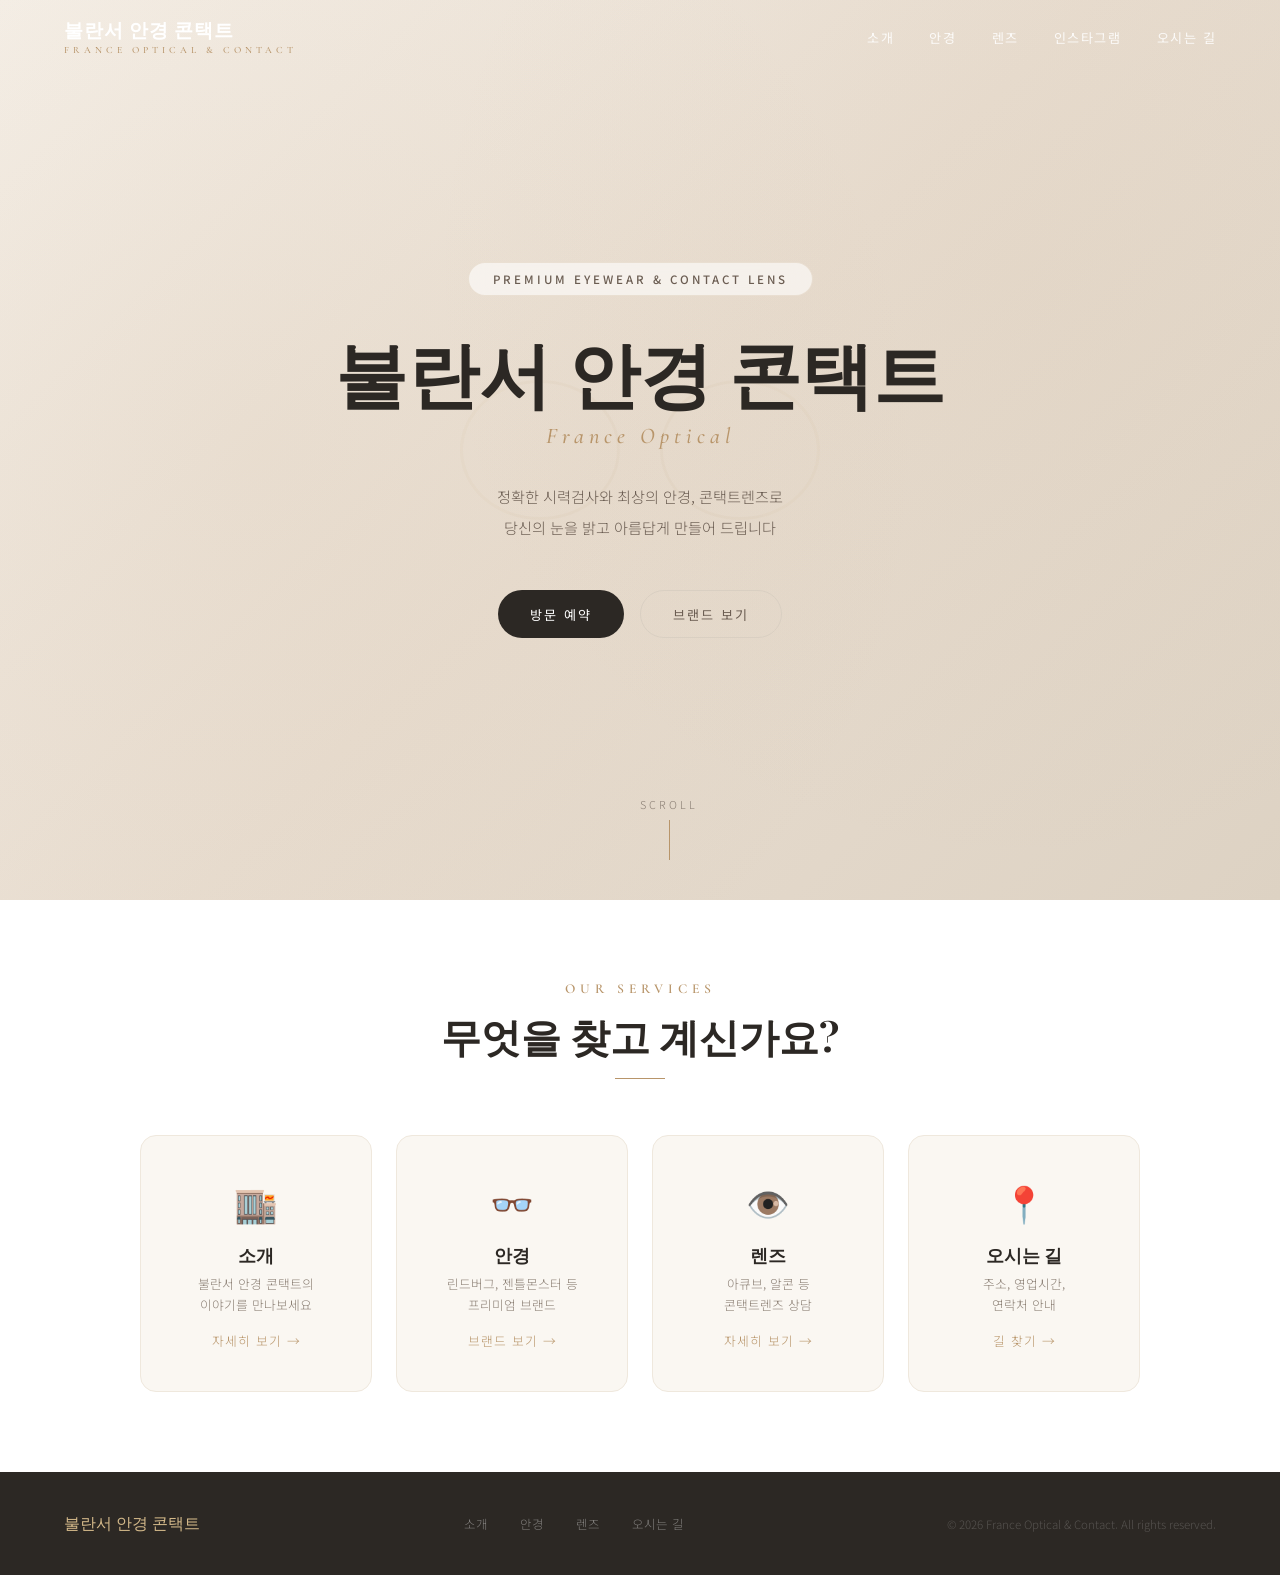
<file: index.html>
<!DOCTYPE html>
<html lang="ko">
<head>
<meta charset="UTF-8">
<meta name="naver-site-verification" content="35573eab2fd7395dd0b798edd6df59d03e51b77e" />
<meta name="viewport" content="width=device-width, initial-scale=1.0">
<meta name="description" content="강릉 안경원 불란서 안경 콘택트 - 린드버그, 젠틀몬스터, 실루엣 등 프리미엄 안경과 아큐브, 알콘 콘택트렌즈. 1986년 창립, 40년 전통의 강릉 금학동 안경 전문점.">
<meta name="keywords" content="강릉안경, 강릉안경원, 강릉콘택트렌즈, 불란서안경, 금학동안경, 강릉젠틀몬스터, 강릉린드버그, 강릉안경추천">
<meta property="og:title" content="불란서 안경 콘택트 | France Optical">
<meta property="og:description" content="강릉 금학동 프리미엄 안경 전문점. 린드버그, 젠틀몬스터 등 명품 안경과 아큐브, 알콘 콘택트렌즈.">
<meta property="og:type" content="website">
<title>불란서 안경 콘택트 | France Optical</title>
<link rel="preconnect" href="https://fonts.googleapis.com">
<link href="https://fonts.googleapis.com/css2?family=Cormorant+Garamond:ital,wght@0,400;0,500;0,600;0,700;1,400&family=Noto+Sans+KR:wght@300;400;500;600;700&family=Playfair+Display:ital,wght@0,400;0,700;1,400&display=swap" rel="stylesheet">
<link rel="stylesheet" href="styles.css">
<style>
/* HOME-SPECIFIC STYLES */
.hero {
  position: relative;
  height: 100vh;
  min-height: 600px;
  display: flex;
  align-items: center;
  justify-content: center;
  overflow: hidden;
  background: linear-gradient(135deg, #f5efe7 0%, #e8ddd0 50%, #ddd2c3 100%);
}

.hero-bg {
  position: absolute; inset: 0;
  background:
    radial-gradient(circle at 20% 50%, rgba(184,149,106,0.08) 0%, transparent 60%),
    radial-gradient(circle at 80% 30%, rgba(184,149,106,0.06) 0%, transparent 50%);
}

.hero-glasses {
  position: absolute;
  top: 50%; left: 50%;
  transform: translate(-50%, -50%);
  width: 400px; height: 200px;
  opacity: 0.05;
}
.hero-glasses::before, .hero-glasses::after {
  content: ''; position: absolute;
  width: 160px; height: 140px;
  border: 3px solid var(--warm-gold);
  border-radius: 50%; top: 30px;
}
.hero-glasses::before { left: 20px; }
.hero-glasses::after { right: 20px; }

.hero-content { text-align: center; position: relative; z-index: 2; padding: 0 2rem; }

.hero-badge {
  display: inline-flex;
  padding: 0.5rem 1.5rem;
  background: rgba(255,255,255,0.6);
  backdrop-filter: blur(10px);
  border-radius: 100px;
  border: 1px solid rgba(184,149,106,0.2);
  margin-bottom: 2rem;
  opacity: 0; animation: fadeUp 0.8s ease 0.3s forwards;
}
.hero-badge span { font-size: 0.72rem; color: var(--brown-soft); letter-spacing: 3px; text-transform: uppercase; font-weight: 500; }

.hero-title {
  font-family: 'Playfair Display', serif;
  font-size: clamp(2.5rem, 6vw, 4.5rem);
  color: var(--charcoal); font-weight: 700; line-height: 1.2;
  margin-bottom: 0.5rem;
  opacity: 0; animation: fadeUp 0.8s ease 0.5s forwards;
}

.hero-title-en {
  font-family: 'Cormorant Garamond', serif;
  font-size: clamp(1rem, 2vw, 1.4rem);
  color: var(--warm-gold); font-weight: 500; font-style: italic;
  letter-spacing: 5px; margin-bottom: 2rem;
  opacity: 0; animation: fadeUp 0.8s ease 0.7s forwards;
}

.hero-desc {
  color: var(--brown-soft); font-size: 0.95rem; line-height: 2;
  max-width: 460px; margin: 0 auto 3rem; font-weight: 300;
  opacity: 0; animation: fadeUp 0.8s ease 0.9s forwards;
}

.hero-actions {
  display: flex; gap: 1rem; justify-content: center; flex-wrap: wrap;
  opacity: 0; animation: fadeUp 0.8s ease 1.1s forwards;
}

.scroll-hint {
  position: absolute; bottom: 2.5rem; left: 50%; transform: translateX(-50%);
  display: flex; flex-direction: column; align-items: center; gap: 0.5rem;
  opacity: 0; animation: fadeUp 0.8s ease 1.3s forwards;
}
.scroll-hint span { font-size: 0.68rem; color: var(--text-light); letter-spacing: 3px; text-transform: uppercase; }
.scroll-line { width: 1px; height: 40px; background: linear-gradient(to bottom, var(--warm-gold), transparent); position: relative; overflow: hidden; }
.scroll-line::after { content: ''; position: absolute; width: 100%; height: 40px; background: var(--warm-gold); animation: scrollAnim 2s ease-in-out infinite; }
@keyframes scrollAnim { 0%{top:-40px} 100%{top:40px} }
@keyframes fadeUp { from{opacity:0;transform:translateY(25px)} to{opacity:1;transform:translateY(0)} }

/* QUICK LINKS */
.quick-links { background: var(--white); }
.quick-grid {
  display: grid; grid-template-columns: repeat(4, 1fr);
  gap: 1.5rem; max-width: 1000px; margin: 0 auto;
}
.quick-card {
  text-align: center; padding: 2.5rem 1.5rem;
  background: var(--cream); border: 1px solid var(--beige);
  border-radius: 16px; transition: all 0.4s;
  text-decoration: none; color: var(--charcoal);
}
.quick-card:hover {
  border-color: var(--gold-pale);
  transform: translateY(-6px);
  box-shadow: 0 12px 35px rgba(0,0,0,0.06);
}
.quick-card .icon { font-size: 2.2rem; margin-bottom: 1rem; }
.quick-card h3 { font-family: 'Playfair Display', serif; font-size: 1.1rem; margin-bottom: 0.4rem; }
.quick-card p { font-size: 0.8rem; color: var(--text-light); line-height: 1.6; }
.quick-card .arrow { display: inline-block; margin-top: 1rem; color: var(--warm-gold); font-size: 0.8rem; letter-spacing: 1px; }

@media (max-width: 900px) {
  .quick-grid { grid-template-columns: repeat(2, 1fr); }
  .hero-actions { flex-direction: column; align-items: center; }
}
</style>
</head>
<body>

<!-- Navigation -->
<nav class="nav transparent" id="nav">
  <a href="index.html" class="nav-logo">
    <span class="nav-logo-main">불란서 안경 콘택트</span>
    <span class="nav-logo-sub">France Optical &amp; Contact</span>
  </a>
  <button class="nav-toggle" id="navToggle" aria-label="메뉴"><span></span><span></span><span></span></button>
  <ul class="nav-links" id="navLinks">
    <li><a href="about.html">소개</a></li>
    <li><a href="glasses.html">안경</a></li>
    <li><a href="lens.html">렌즈</a></li>
    <li><a href="instagram.html">인스타그램</a></li>
    <li><a href="contact.html">오시는 길</a></li>
  </ul>
</nav>

<!-- Hero -->
<section class="hero">
  <div class="hero-bg"></div>
  <div class="hero-glasses"></div>
  <div class="hero-content">
    <div class="hero-badge"><span>Premium Eyewear &amp; Contact Lens</span></div>
    <h1 class="hero-title">불란서 안경 콘택트</h1>
    <p class="hero-title-en">France Optical</p>
    <p class="hero-desc">정확한 시력검사와 최상의 안경, 콘택트렌즈로<br>당신의 눈을 밝고 아름답게 만들어 드립니다</p>
    <div class="hero-actions">
      <a href="contact.html" class="btn btn-primary">방문 예약</a>
      <a href="glasses.html" class="btn btn-outline">브랜드 보기</a>
    </div>
  </div>
  <div class="scroll-hint"><span>Scroll</span><div class="scroll-line"></div></div>
</section>

<!-- Quick Links -->
<section class="quick-links">
  <div class="section-header reveal">
    <p class="section-label">Our Services</p>
    <h2 class="section-title">무엇을 찾고 계신가요?</h2>
    <div class="divider"></div>
  </div>
  <div class="quick-grid">
    <a href="about.html" class="quick-card reveal">
      <div class="icon">🏬</div>
      <h3>소개</h3>
      <p>불란서 안경 콘택트의<br>이야기를 만나보세요</p>
      <span class="arrow">자세히 보기 →</span>
    </a>
    <a href="glasses.html" class="quick-card reveal">
      <div class="icon">👓</div>
      <h3>안경</h3>
      <p>린드버그, 젠틀몬스터 등<br>프리미엄 브랜드</p>
      <span class="arrow">브랜드 보기 →</span>
    </a>
    <a href="lens.html" class="quick-card reveal">
      <div class="icon">👁️</div>
      <h3>렌즈</h3>
      <p>아큐브, 알콘 등<br>콘택트렌즈 상담</p>
      <span class="arrow">자세히 보기 →</span>
    </a>
    <a href="contact.html" class="quick-card reveal">
      <div class="icon">📍</div>
      <h3>오시는 길</h3>
      <p>주소, 영업시간,<br>연락처 안내</p>
      <span class="arrow">길 찾기 →</span>
    </a>
  </div>
</section>

<!-- Footer -->
<footer class="footer">
  <div class="footer-logo">불란서 안경 콘택트</div>
  <div class="footer-links">
    <a href="about.html">소개</a>
    <a href="glasses.html">안경</a>
    <a href="lens.html">렌즈</a>
    <a href="contact.html">오시는 길</a>
  </div>
  <p class="footer-copy">&copy; 2026 France Optical &amp; Contact. All rights reserved.</p>
</footer>

<script>
const nav=document.getElementById('nav'),toggle=document.getElementById('navToggle'),links=document.getElementById('navLinks');
window.addEventListener('scroll',()=>{nav.classList.toggle('scrolled',window.scrollY>80)});
toggle.addEventListener('click',()=>links.classList.toggle('open'));
links.querySelectorAll('a').forEach(a=>a.addEventListener('click',()=>links.classList.remove('open')));
const reveals=document.querySelectorAll('.reveal');
new IntersectionObserver(e=>e.forEach(el=>{if(el.isIntersecting)el.target.classList.add('visible')}),{threshold:0.12}).observe&&reveals.forEach(el=>new IntersectionObserver(e=>e.forEach(el=>{if(el.isIntersecting)el.target.classList.add('visible')}),{threshold:0.12}).observe(el));
</script>
</body>
</html>
</file>
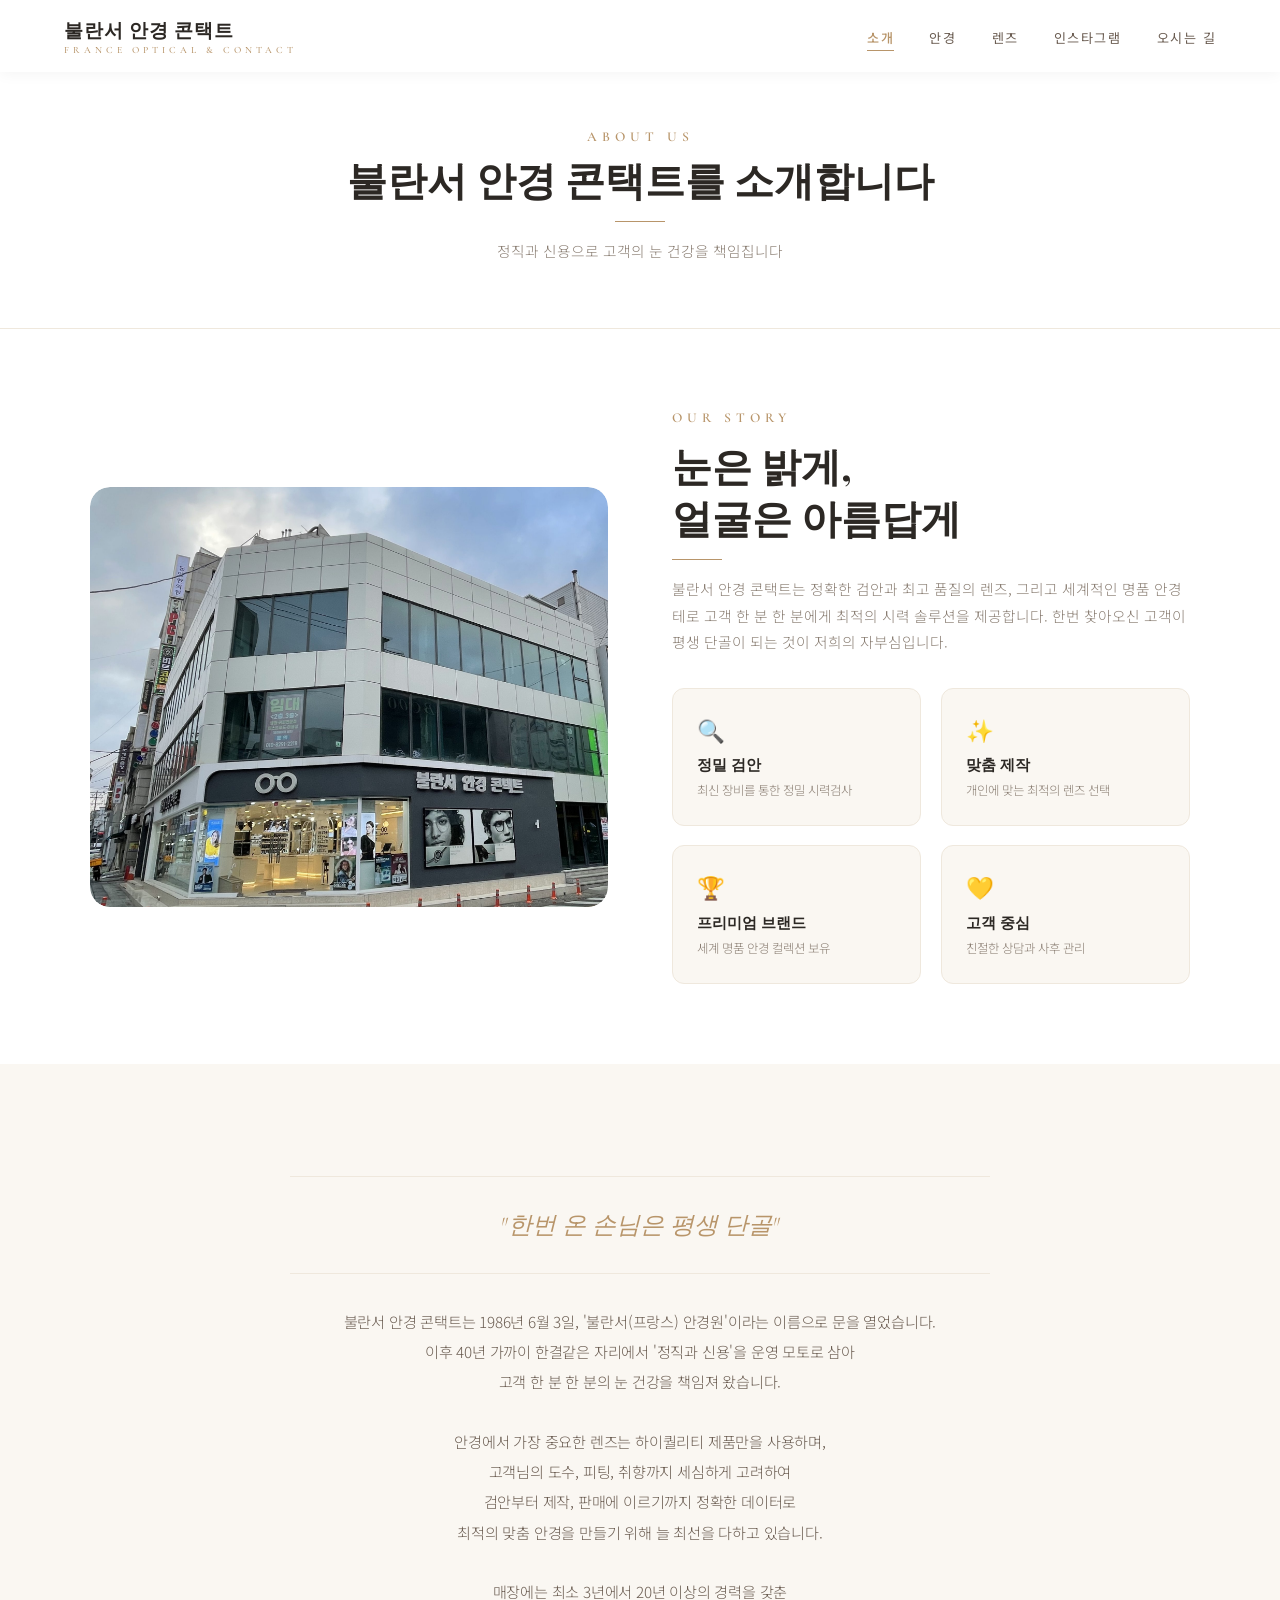
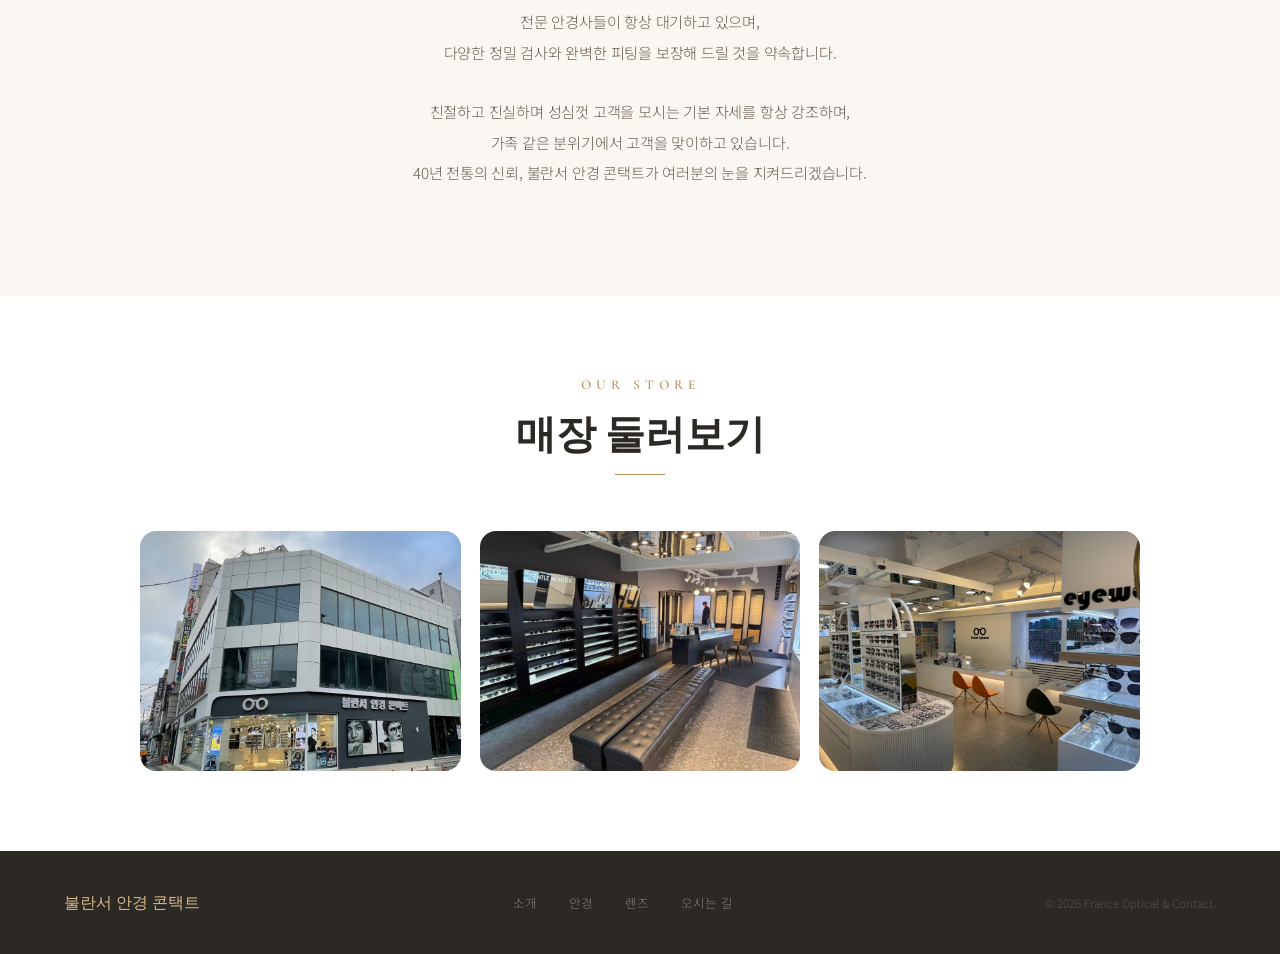
<file: about.html>
<!DOCTYPE html>
<html lang="ko">
<head>
<meta charset="UTF-8">
<meta name="naver-site-verification" content="35573eab2fd7395dd0b798edd6df59d03e51b77e" />
<meta name="viewport" content="width=device-width, initial-scale=1.0">
<meta name="description" content="불란서 안경 콘택트 소개 - 1986년 창립, 40년 전통의 강릉 안경원. 3년~20년 경력 전문 안경사가 정밀 검안과 맞춤 안경을 제작합니다.">
<meta name="keywords" content="강릉안경원소개, 불란서안경역사, 강릉안경전문점, 강릉시력검사, 강릉맞춤안경">
<meta property="og:title" content="소개 | 불란서 안경 콘택트">
<meta property="og:description" content="1986년 창립, 40년 전통. 경력 전문 안경사의 정밀 검안과 맞춤 안경.">
<title>소개 | 불란서 안경 콘택트</title>
<link rel="preconnect" href="https://fonts.googleapis.com">
<link href="https://fonts.googleapis.com/css2?family=Cormorant+Garamond:ital,wght@0,400;0,500;0,600;0,700;1,400&family=Noto+Sans+KR:wght@300;400;500;600;700&family=Playfair+Display:ital,wght@0,400;0,700;1,400&display=swap" rel="stylesheet">
<link rel="stylesheet" href="styles.css">
<style>
.about-grid {
  display: grid; grid-template-columns: 1fr 1fr;
  gap: 4rem; align-items: center;
}
.about-visual {
  height: 420px;
  border-radius: 20px;
  overflow: hidden;
  position: relative;
}
.about-visual img {
  width: 100%; height: 100%;
  object-fit: cover;
  border-radius: 20px;
}

.about-text .section-label, .about-text .section-title { text-align: left; }
.about-text .section-subtitle { text-align: left; margin: 0 0 2rem; }

.values-grid { display: grid; grid-template-columns: 1fr 1fr; gap: 1.2rem; }
.value-card {
  padding: 1.5rem; background: var(--cream);
  border-radius: 12px; border: 1px solid var(--beige); transition: all 0.3s;
}
.value-card:hover { border-color: var(--gold-pale); box-shadow: 0 4px 15px rgba(184,149,106,0.1); }
.value-card .vi { font-size: 1.4rem; margin-bottom: 0.6rem; }
.value-card h4 { font-family: 'Playfair Display', serif; font-size: 0.95rem; margin-bottom: 0.3rem; }
.value-card p { font-size: 0.78rem; color: var(--text-light); line-height: 1.6; }

/* Story section */
.story { background: var(--cream); }
.story-content { max-width: 700px; margin: 0 auto; text-align: center; }
.story-content p { color: var(--brown-soft); line-height: 2; font-size: 0.95rem; margin-bottom: 1.8rem; letter-spacing: -0.2px; }
.story-quote {
  font-family: 'Cormorant Garamond', serif; font-size: 1.5rem;
  color: var(--warm-gold); font-style: italic; margin: 2rem 0;
  padding: 2rem; border-top: 1px solid var(--beige); border-bottom: 1px solid var(--beige);
}

/* Services */
.services { background: var(--white); }
.services-grid { display: grid; grid-template-columns: repeat(3,1fr); gap: 1.5rem; }
.service-card {
  text-align: center; padding: 2.5rem 1.5rem;
  border: 1px solid var(--beige); border-radius: 16px;
  background: var(--cream); transition: all 0.4s;
}
.service-card:hover { transform: translateY(-5px); box-shadow: 0 10px 30px rgba(0,0,0,0.05); border-color: var(--gold-pale); }
.service-card .si { font-size: 2rem; margin-bottom: 1rem; }
.service-card h3 { font-family: 'Playfair Display', serif; font-size: 1.1rem; margin-bottom: 0.5rem; }
.service-card p { font-size: 0.82rem; color: var(--text-light); line-height: 1.7; }

@media (max-width:900px) {
  .about-grid { grid-template-columns: 1fr; }
  .values-grid { grid-template-columns: 1fr; }
  .services-grid { grid-template-columns: 1fr; }
  .gallery-grid { grid-template-columns: 1fr; }
}

/* Gallery */
.gallery { background: var(--white); }
.gallery-grid {
  display: grid; grid-template-columns: repeat(3, 1fr);
  gap: 1.2rem; max-width: 1000px; margin: 0 auto;
}
.gallery-item {
  border-radius: 16px; overflow: hidden;
  aspect-ratio: 4/3; transition: all 0.4s;
}
.gallery-item img {
  width: 100%; height: 100%; object-fit: cover;
  transition: transform 0.5s;
}
.gallery-item:hover img { transform: scale(1.05); }
.gallery-item:hover { box-shadow: 0 10px 30px rgba(0,0,0,0.1); }
</style>
</head>
<body>
<nav class="nav" id="nav">
  <a href="index.html" class="nav-logo"><span class="nav-logo-main">불란서 안경 콘택트</span><span class="nav-logo-sub">France Optical &amp; Contact</span></a>
  <button class="nav-toggle" id="navToggle" aria-label="메뉴"><span></span><span></span><span></span></button>
  <ul class="nav-links" id="navLinks">
    <li><a href="about.html" class="active">소개</a></li>
    <li><a href="glasses.html">안경</a></li>
    <li><a href="lens.html">렌즈</a></li>
    <li><a href="instagram.html">인스타그램</a></li>
    <li><a href="contact.html">오시는 길</a></li>
  </ul>
</nav>

<div class="page-hero">
  <p class="section-label">About Us</p>
  <h1 class="section-title">불란서 안경 콘택트를 소개합니다</h1>
  <div class="divider"></div>
  <p class="section-subtitle">정직과 신용으로 고객의 눈 건강을 책임집니다</p>
</div>

<section class="about" style="background:var(--white);">
  <div class="container">
    <div class="about-grid">
      <div class="about-visual reveal">
        <img src="images/store.png" alt="불란서 안경 콘택트 매장 외관">
      </div>
      <div class="about-text reveal">
        <p class="section-label">Our Story</p>
        <h2 class="section-title">눈은 밝게,<br>얼굴은 아름답게</h2>
        <div class="divider" style="margin:1rem 0;"></div>
        <p class="section-subtitle">
          불란서 안경 콘택트는 정확한 검안과 최고 품질의 렌즈, 그리고 세계적인 명품 안경테로 고객 한 분 한 분에게 최적의 시력 솔루션을 제공합니다.
          한번 찾아오신 고객이 평생 단골이 되는 것이 저희의 자부심입니다.
        </p>
        <div class="values-grid">
          <div class="value-card"><div class="vi">🔍</div><h4>정밀 검안</h4><p>최신 장비를 통한 정밀 시력검사</p></div>
          <div class="value-card"><div class="vi">✨</div><h4>맞춤 제작</h4><p>개인에 맞는 최적의 렌즈 선택</p></div>
          <div class="value-card"><div class="vi">🏆</div><h4>프리미엄 브랜드</h4><p>세계 명품 안경 컬렉션 보유</p></div>
          <div class="value-card"><div class="vi">💛</div><h4>고객 중심</h4><p>친절한 상담과 사후 관리</p></div>
        </div>
      </div>
    </div>
  </div>
</section>

<section class="story">
  <div class="story-content reveal">
    <div class="story-quote">"한번 온 손님은 평생 단골"</div>
    <p>
      불란서 안경 콘택트는 1986년 6월 3일, '불란서(프랑스) 안경원'이라는 이름으로 문을 열었습니다.<br>
      이후 40년 가까이 한결같은 자리에서 '정직과 신용'을 운영 모토로 삼아<br>
      고객 한 분 한 분의 눈 건강을 책임져 왔습니다.
    </p>
    <p>
      안경에서 가장 중요한 렌즈는 하이퀄리티 제품만을 사용하며,<br>
      고객님의 도수, 피팅, 취향까지 세심하게 고려하여<br>
      검안부터 제작, 판매에 이르기까지 정확한 데이터로<br>
      최적의 맞춤 안경을 만들기 위해 늘 최선을 다하고 있습니다.
    </p>
    <p>
      매장에는 최소 3년에서 20년 이상의 경력을 갖춘<br>
      전문 안경사들이 항상 대기하고 있으며,<br>
      다양한 정밀 검사와 완벽한 피팅을 보장해 드릴 것을 약속합니다.
    </p>
    <p>
      친절하고 진실하며 성심껏 고객을 모시는 기본 자세를 항상 강조하며,<br>
      가족 같은 분위기에서 고객을 맞이하고 있습니다.<br>
      40년 전통의 신뢰, 불란서 안경 콘택트가 여러분의 눈을 지켜드리겠습니다.
    </p>
  </div>
</section>

<section class="gallery">
  <div class="section-header reveal">
    <p class="section-label">Our Store</p>
    <h2 class="section-title">매장 둘러보기</h2>
    <div class="divider"></div>
  </div>
  <div class="gallery-grid">
    <div class="gallery-item reveal"><img src="images/store.png" alt="불란서 안경 콘택트 외관" loading="lazy"></div>
    <div class="gallery-item reveal"><img src="images/store-interior1.jpg" alt="매장 내부 - 젠틀몬스터 진열대" loading="lazy"></div>
    <div class="gallery-item reveal"><img src="images/store-interior2.jpg" alt="매장 내부 - 안경 쇼룸" loading="lazy"></div>
  </div>
</section>


<footer class="footer">
  <div class="footer-logo">불란서 안경 콘택트</div>
  <div class="footer-links">
    <a href="about.html">소개</a><a href="glasses.html">안경</a><a href="lens.html">렌즈</a><a href="contact.html">오시는 길</a>
  </div>
  <p class="footer-copy">&copy; 2026 France Optical &amp; Contact.</p>
</footer>

<script>
const toggle=document.getElementById('navToggle'),links=document.getElementById('navLinks');
toggle.addEventListener('click',()=>links.classList.toggle('open'));
links.querySelectorAll('a').forEach(a=>a.addEventListener('click',()=>links.classList.remove('open')));
document.querySelectorAll('.reveal').forEach(el=>new IntersectionObserver(e=>e.forEach(el=>{if(el.isIntersecting)el.target.classList.add('visible')}),{threshold:0.12}).observe(el));
</script>
</body>
</html>
</file>
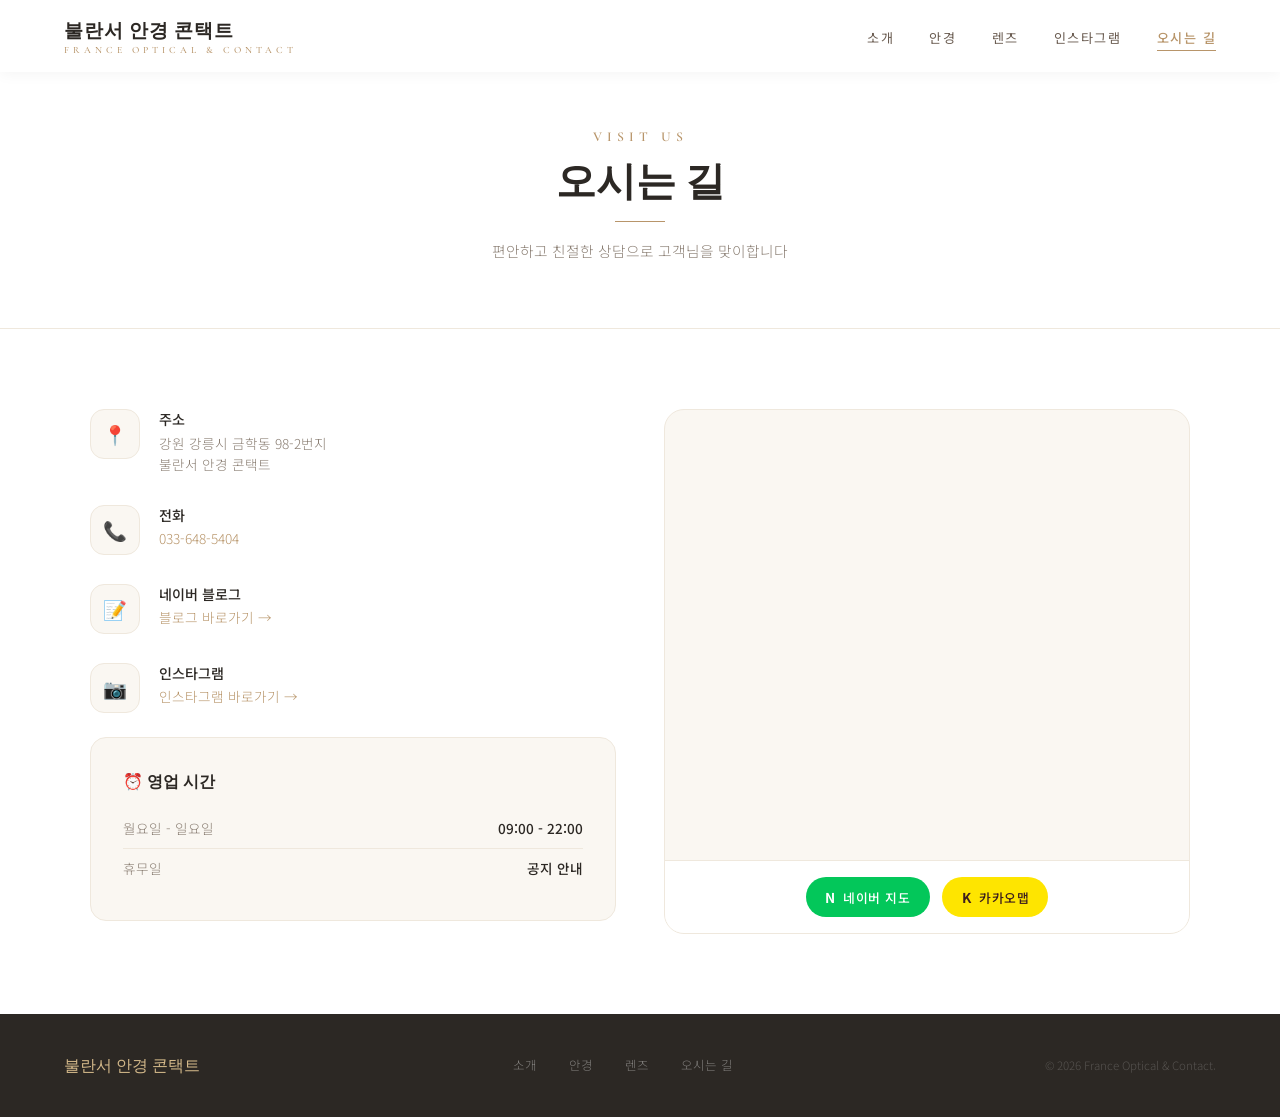
<file: contact.html>
<!DOCTYPE html>
<html lang="ko">
<head>
<meta charset="UTF-8">
<meta name="naver-site-verification" content="35573eab2fd7395dd0b798edd6df59d03e51b77e" />
<meta name="viewport" content="width=device-width, initial-scale=1.0">
<meta name="description" content="불란서 안경 콘택트 오시는 길 - 강원 강릉시 금학동 98-2번지. 전화 033-648-5404. 매일 09:00~22:00 영업.">
<meta name="keywords" content="강릉안경원위치, 불란서안경주소, 강릉금학동안경, 강릉안경원영업시간, 강릉안경원전화번호">
<meta property="og:title" content="오시는 길 | 불란서 안경 콘택트">
<meta property="og:description" content="강원 강릉시 금학동 98-2번지. 전화 033-648-5404. 매일 09:00~22:00.">
<title>오시는 길 | 불란서 안경 콘택트</title>
<link rel="preconnect" href="https://fonts.googleapis.com">
<link href="https://fonts.googleapis.com/css2?family=Cormorant+Garamond:ital,wght@0,400;0,500;0,600;0,700;1,400&family=Noto+Sans+KR:wght@300;400;500;600;700&family=Playfair+Display:ital,wght@0,400;0,700;1,400&display=swap" rel="stylesheet">
<link rel="stylesheet" href="styles.css">
<style>
.contact-grid {
  display: grid; grid-template-columns: 1fr 1fr;
  gap: 3rem; max-width: 1100px; margin: 0 auto;
}

.contact-info-list {
  display: flex; flex-direction: column; gap: 1.8rem;
}

.contact-item {
  display: flex; gap: 1.2rem; align-items: flex-start;
}

.contact-icon {
  width: 50px; height: 50px; border-radius: 14px;
  background: var(--cream); border: 1px solid var(--beige);
  display: flex; align-items: center; justify-content: center;
  flex-shrink: 0; font-size: 1.2rem;
}

.contact-item h4 { font-size: 0.88rem; color: var(--charcoal); font-weight: 500; margin-bottom: 0.2rem; }
.contact-item p { font-size: 0.85rem; color: var(--text-light); line-height: 1.6; }
.contact-item a { color: var(--warm-gold); transition: color 0.3s; }
.contact-item a:hover { color: var(--charcoal); }

.hours-card {
  margin-top: 1.5rem; padding: 2rem;
  background: var(--cream); border: 1px solid var(--beige); border-radius: 16px;
}
.hours-card h4 { font-family: 'Playfair Display', serif; font-size: 1rem; margin-bottom: 1rem; color: var(--charcoal); }
.hours-row { display: flex; justify-content: space-between; padding: 0.6rem 0; border-bottom: 1px solid var(--beige); font-size: 0.85rem; }
.hours-row:last-child { border-bottom: none; }
.hours-row .day { color: var(--text-light); }
.hours-row .time { color: var(--charcoal); font-weight: 500; }

.map-area {
  background: var(--cream); border: 1px solid var(--beige);
  border-radius: 20px; min-height: 100%;
  overflow: hidden; position: relative;
  display: flex; flex-direction: column;
}
.map-area iframe { flex: 1; }
.map-buttons {
  display: flex; gap: 0.8rem; padding: 1rem 1.2rem;
  background: var(--white); border-top: 1px solid var(--beige);
  justify-content: center;
}
.map-btn {
  display: inline-flex; align-items: center; gap: 0.5rem;
  padding: 0.6rem 1.2rem; border-radius: 100px;
  font-size: 0.8rem; font-weight: 500; letter-spacing: 0.5px;
  transition: all 0.3s; text-decoration: none;
}
.naver-btn { background: #03C75A; color: white; }
.naver-btn:hover { background: #02b350; transform: translateY(-1px); box-shadow: 0 4px 12px rgba(3,199,90,0.3); }
.kakao-btn { background: #FEE500; color: #3C1E1E; }
.kakao-btn:hover { background: #f0d900; transform: translateY(-1px); box-shadow: 0 4px 12px rgba(254,229,0,0.4); }
.map-btn-icon { font-weight: 700; font-size: 0.85rem; }
.map-pin { font-size: 3.5rem; opacity: 0.35; }
.map-area .map-link {
  display: inline-flex; align-items: center; gap: 0.4rem;
  color: var(--warm-gold); font-size: 0.85rem;
  border-bottom: 1px solid var(--gold-pale); padding-bottom: 2px;
  transition: all 0.3s;
}
.map-area .map-link:hover { color: var(--charcoal); border-color: var(--charcoal); }

/* Call to action phone */
.cta-phone {
  background: var(--cream);
  text-align: center;
}
.phone-box {
  max-width: 600px; margin: 0 auto;
  padding: 3rem; background: var(--white);
  border: 1px solid var(--beige); border-radius: 20px;
}
.phone-box .phone-icon { font-size: 2.5rem; margin-bottom: 1rem; }
.phone-box h3 { font-family: 'Playfair Display', serif; font-size: 1.5rem; margin-bottom: 0.5rem; }
.phone-box .phone-number {
  font-family: 'Playfair Display', serif;
  font-size: 2rem; color: var(--warm-gold);
  margin-bottom: 1rem; letter-spacing: 2px;
}
.phone-box p { color: var(--text-light); font-size: 0.88rem; line-height: 1.8; margin-bottom: 1.5rem; }

@media (max-width:900px) { .contact-grid { grid-template-columns: 1fr; } }
</style>
</head>
<body>
<nav class="nav" id="nav">
  <a href="index.html" class="nav-logo"><span class="nav-logo-main">불란서 안경 콘택트</span><span class="nav-logo-sub">France Optical &amp; Contact</span></a>
  <button class="nav-toggle" id="navToggle" aria-label="메뉴"><span></span><span></span><span></span></button>
  <ul class="nav-links" id="navLinks">
    <li><a href="about.html">소개</a></li>
    <li><a href="glasses.html">안경</a></li>
    <li><a href="lens.html">렌즈</a></li>
    <li><a href="instagram.html">인스타그램</a></li>
    <li><a href="contact.html" class="active">오시는 길</a></li>
  </ul>
</nav>

<div class="page-hero">
  <p class="section-label">Visit Us</p>
  <h1 class="section-title">오시는 길</h1>
  <div class="divider"></div>
  <p class="section-subtitle">편안하고 친절한 상담으로 고객님을 맞이합니다</p>
</div>

<section style="background:var(--white);">
  <div class="contact-grid">
    <div class="reveal">
      <div class="contact-info-list">
        <div class="contact-item">
          <div class="contact-icon">📍</div>
          <div>
            <h4>주소</h4>
            <p>강원 강릉시 금학동 98-2번지<br>불란서 안경 콘택트</p>
          </div>
        </div>
        <div class="contact-item">
          <div class="contact-icon">📞</div>
          <div>
            <h4>전화</h4>
            <p><a href="tel:033-648-5404">033-648-5404</a></p>
          </div>
        </div>
        <div class="contact-item">
          <div class="contact-icon">📝</div>
          <div>
            <h4>네이버 블로그</h4>
            <p><a href="https://blog.naver.com/6485404" target="_blank">블로그 바로가기 →</a></p>
          </div>
        </div>
        <div class="contact-item">
          <div class="contact-icon">📷</div>
          <div>
            <h4>인스타그램</h4>
            <p><a href="https://www.instagram.com/bullanseo_o" target="_blank">인스타그램 바로가기 →</a></p>
          </div>
        </div>
      </div>

      <div class="hours-card">
        <h4>⏰ 영업 시간</h4>
        <div class="hours-row"><span class="day">월요일 - 일요일</span><span class="time">09:00 - 22:00</span></div>
        <div class="hours-row"><span class="day">휴무일</span><span class="time">공지 안내</span></div>
      </div>
    </div>

    <div class="map-area reveal">
      <iframe 
        src="https://www.google.com/maps?q=강원특별자치도+강릉시+금성로42번길+9&output=embed&z=17"
        style="width:100%; height:100%; min-height:450px; border:none; border-radius:20px 20px 0 0;"
        allowfullscreen loading="lazy"
        title="불란서 안경 콘택트 위치">
      </iframe>
      <div class="map-buttons">
        <a href="https://map.naver.com/p/search/강원%20강릉시%20금학동%2098-2" target="_blank" class="map-btn naver-btn">
          <span class="map-btn-icon">N</span> 네이버 지도
        </a>
        <a href="https://map.kakao.com/?q=강원 강릉시 금성로42번길 9" target="_blank" class="map-btn kakao-btn">
          <span class="map-btn-icon">K</span> 카카오맵
        </a>
      </div>
    </div>
  </div>
</section>


<footer class="footer">
  <div class="footer-logo">불란서 안경 콘택트</div>
  <div class="footer-links">
    <a href="about.html">소개</a><a href="glasses.html">안경</a><a href="lens.html">렌즈</a><a href="contact.html">오시는 길</a>
  </div>
  <p class="footer-copy">&copy; 2026 France Optical &amp; Contact.</p>
</footer>

<script>
const toggle=document.getElementById('navToggle'),links=document.getElementById('navLinks');
toggle.addEventListener('click',()=>links.classList.toggle('open'));
links.querySelectorAll('a').forEach(a=>a.addEventListener('click',()=>links.classList.remove('open')));
document.querySelectorAll('.reveal').forEach(el=>new IntersectionObserver(e=>e.forEach(el=>{if(el.isIntersecting)el.target.classList.add('visible')}),{threshold:0.12}).observe(el));
</script>
</body>
</html>
</file>
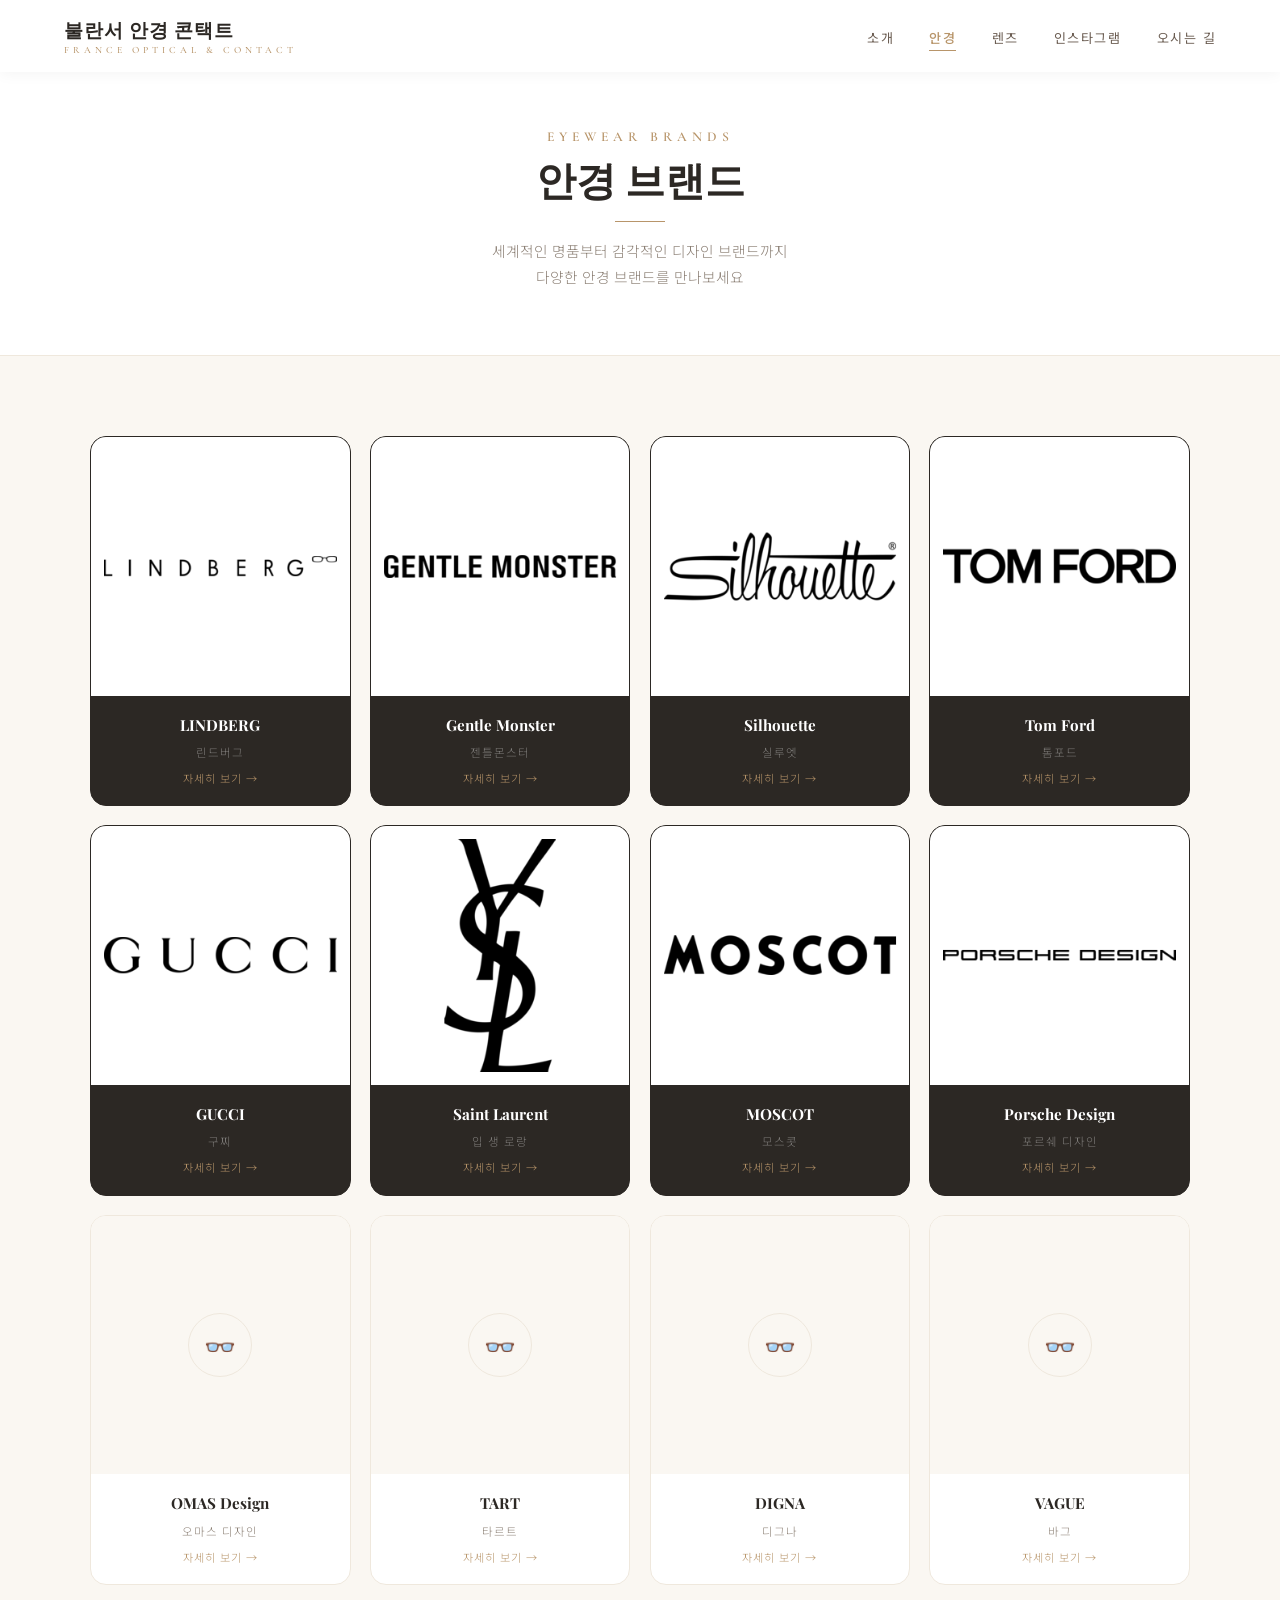
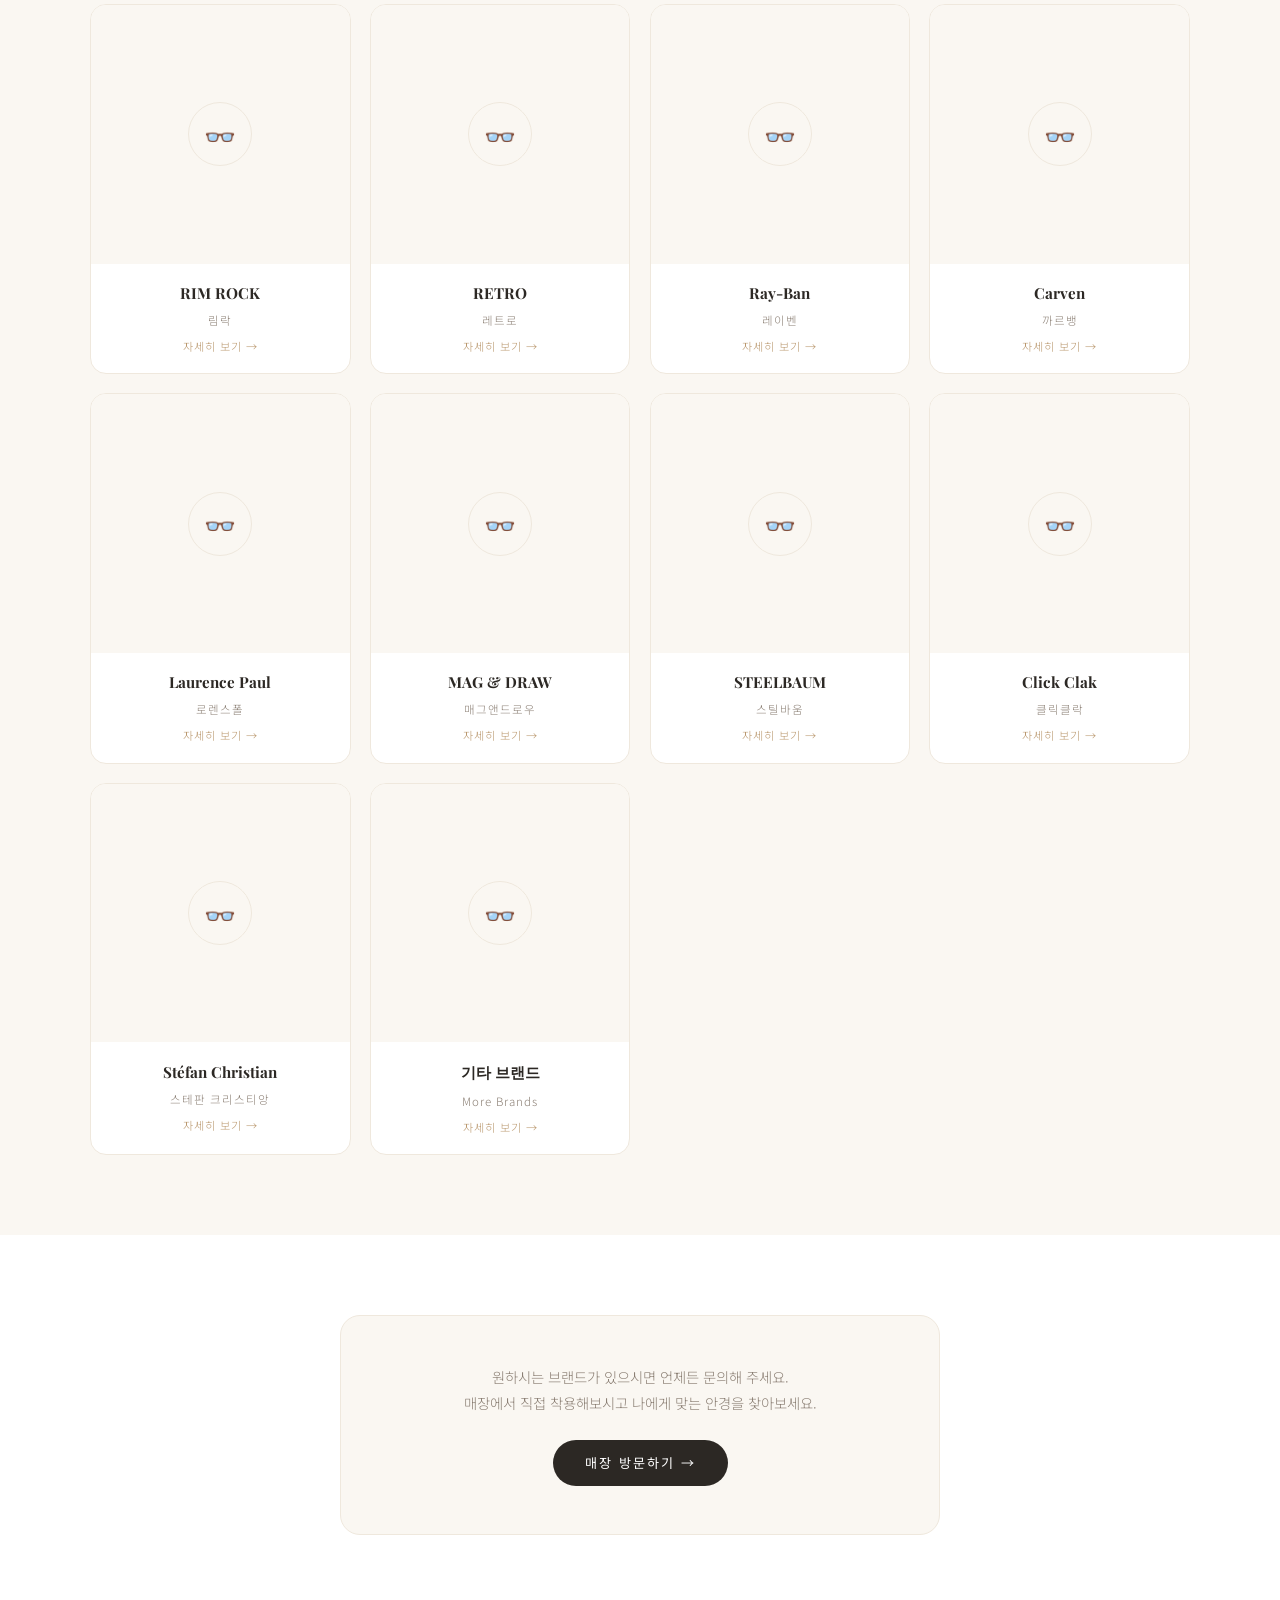
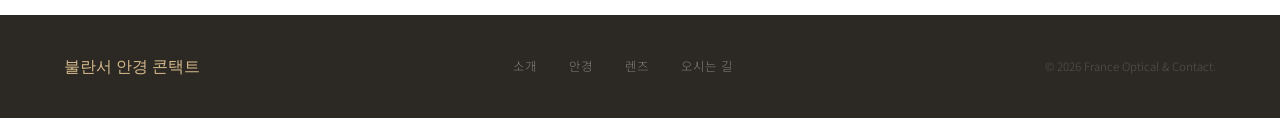
<file: glasses.html>
<!DOCTYPE html>
<html lang="ko">
<head>
<meta charset="UTF-8">
<meta name="naver-site-verification" content="35573eab2fd7395dd0b798edd6df59d03e51b77e" />
<meta name="viewport" content="width=device-width, initial-scale=1.0">
<meta name="description" content="불란서 안경 콘택트 안경 브랜드 - 린드버그, 젠틀몬스터, 실루엣, 톰포드, 구찌, 모스콧 등 22개 프리미엄 안경 브랜드.">
<meta name="keywords" content="강릉린드버그, 강릉젠틀몬스터, 강릉실루엣, 강릉톰포드, 강릉구찌안경, 강릉명품안경, 강릉안경브랜드">
<meta property="og:title" content="안경 브랜드 | 불란서 안경 콘택트">
<meta property="og:description" content="린드버그, 젠틀몬스터, 실루엣 등 22개 프리미엄 안경 브랜드를 만나보세요.">
<title>안경 브랜드 | 불란서 안경 콘택트</title>
<link rel="preconnect" href="https://fonts.googleapis.com">
<link href="https://fonts.googleapis.com/css2?family=Cormorant+Garamond:ital,wght@0,400;0,500;0,600;0,700;1,400&family=Noto+Sans+KR:wght@300;400;500;600;700&family=Playfair+Display:ital,wght@0,400;0,700;1,400&display=swap" rel="stylesheet">
<link rel="stylesheet" href="styles.css">
<style>
.brand-grid {
  display: grid; grid-template-columns: repeat(4, 1fr);
  gap: 1.2rem; max-width: 1100px; margin: 0 auto;
}
.brand-card {
  background: var(--white); border: 1px solid var(--beige);
  border-radius: 16px; overflow: hidden;
  transition: all 0.4s ease; cursor: pointer;
  position: relative;
}
.brand-card::before {
  content: ''; position: absolute; top:0; left:0; right:0;
  height: 3px; z-index: 2;
  background: linear-gradient(90deg, var(--warm-gold), var(--gold-pale));
  transform: scaleX(0); transition: transform 0.4s;
}
.brand-card:hover::before { transform: scaleX(1); }
.brand-card:hover { transform: translateY(-5px); box-shadow: 0 10px 30px rgba(0,0,0,0.06); border-color: var(--gold-pale); }

.brand-card.premium { background: var(--charcoal); border-color: var(--charcoal); }
.brand-card.premium:hover { background: var(--brown-dark); }
.brand-card.premium .brand-info h3 { color: var(--white); }
.brand-card.premium .brand-origin { color: rgba(255,255,255,0.4); }
.brand-card.premium .brand-icon-wrap { background: rgba(255,255,255,0.08); border-color: rgba(255,255,255,0.1); }

.brand-img {
  width: 100%; aspect-ratio: 1;
  overflow: hidden; background: var(--cream);
  display: flex; align-items: center; justify-content: center;
}
.brand-card.premium .brand-img { background: #ffffff; }
.brand-img img { width: 100%; height: 100%; object-fit: cover; transition: transform 0.5s; }
.brand-card:hover .brand-img img { transform: scale(1.05); }
.brand-icon-wrap {
  width: 64px; height: 64px; border-radius: 50%;
  background: var(--cream); border: 1px solid var(--beige);
  display: flex; align-items: center; justify-content: center; font-size: 1.6rem;
}
.brand-info { padding: 1.2rem; text-align: center; }
.brand-info h3 { font-family: 'Playfair Display', serif; font-size: 0.95rem; color: var(--charcoal); margin-bottom: 0.2rem; }
.brand-origin { font-size: 0.72rem; color: var(--text-light); letter-spacing: 1px; }
.brand-view { font-size: 0.7rem; color: var(--warm-gold); margin-top: 0.5rem; letter-spacing: 1px; }

/* Modal */
.modal-overlay {
  position: fixed; inset: 0; z-index: 2000;
  background: rgba(0,0,0,0.5); backdrop-filter: blur(5px);
  display: none; align-items: center; justify-content: center;
  padding: 2rem;
}
.modal-overlay.active { display: flex; }

.modal {
  background: var(--white); border-radius: 20px;
  max-width: 800px; width: 100%; max-height: 85vh;
  overflow-y: auto; position: relative;
  animation: modalIn 0.3s ease;
}
@keyframes modalIn { from { opacity:0; transform: scale(0.95) translateY(20px); } to { opacity:1; transform: scale(1) translateY(0); } }

.modal-close {
  position: absolute; top: 1rem; right: 1rem;
  width: 36px; height: 36px; border-radius: 50%;
  background: var(--cream); border: 1px solid var(--beige);
  cursor: pointer; display: flex; align-items: center; justify-content: center;
  font-size: 1.1rem; color: var(--brown-soft);
  transition: all 0.3s; z-index: 10;
}
.modal-close:hover { background: var(--charcoal); color: white; }

.modal-header {
  padding: 2.5rem 2.5rem 1.5rem;
  border-bottom: 1px solid var(--beige);
  display: flex; gap: 1.5rem; align-items: center;
}
.modal-brand-img {
  width: 80px; height: 80px; border-radius: 16px;
  background: var(--cream); overflow: hidden;
  display: flex; align-items: center; justify-content: center;
  flex-shrink: 0;
}
.modal-brand-img img { width: 100%; height: 100%; object-fit: cover; }
.modal-brand-img .icon { font-size: 2rem; }
.modal-header-text h2 { font-family: 'Playfair Display', serif; font-size: 1.5rem; margin-bottom: 0.2rem; }
.modal-header-text .kr { color: var(--warm-gold); font-size: 0.85rem; font-weight: 500; }
.modal-header-text p { color: var(--text-light); font-size: 0.85rem; margin-top: 0.5rem; line-height: 1.6; }

.modal-body { padding: 2rem 2.5rem 2.5rem; }
.modal-body h3 { font-family: 'Playfair Display', serif; font-size: 1.1rem; margin-bottom: 1.2rem; color: var(--charcoal); }

.product-grid {
  display: grid; grid-template-columns: repeat(3, 1fr); gap: 1rem;
}
.product-card {
  background: var(--cream); border: 1px solid var(--beige);
  border-radius: 12px; overflow: hidden; transition: all 0.3s;
}
.product-card:hover { border-color: var(--gold-pale); box-shadow: 0 4px 15px rgba(0,0,0,0.05); }
.product-card-img {
  width: 100%; aspect-ratio: 1; background: var(--warm-white);
  overflow: hidden; display: flex; align-items: center; justify-content: center;
}
.product-card-img img { width: 100%; height: 100%; object-fit: cover; }
.product-card-img .placeholder { font-size: 2rem; opacity: 0.3; }
.product-card-info { padding: 0.8rem; text-align: center; }
.product-card-info h4 { font-size: 0.82rem; color: var(--charcoal); margin-bottom: 0.2rem; }
.product-card-info .price { font-size: 0.78rem; color: var(--warm-gold); font-weight: 500; }
.product-card-info .desc { font-size: 0.72rem; color: var(--text-light); margin-top: 0.2rem; }
.product-link { display: block; font-size: 0.7rem; color: var(--warm-gold); margin-top: 0.4rem; text-decoration: none; }
.product-link:hover { color: var(--charcoal); }
.product-badges { display: flex; gap: 0.3rem; justify-content: center; margin-bottom: 0.3rem; }
.badge-new {
  display: inline-block; padding: 0.15rem 0.5rem; border-radius: 4px;
  background: #e74c3c; color: white; font-size: 0.65rem; font-weight: 700; letter-spacing: 1px;
}
.badge-sale {
  display: inline-block; padding: 0.15rem 0.5rem; border-radius: 4px;
  background: #f39c12; color: white; font-size: 0.65rem; font-weight: 700; letter-spacing: 1px;
}

.no-products {
  text-align: center; padding: 3rem; color: var(--text-light);
  font-size: 0.9rem; line-height: 1.8;
}

/* Loading */
.loading-grid {
  display: grid; grid-template-columns: repeat(4, 1fr);
  gap: 1.2rem; max-width: 1100px; margin: 0 auto;
}
.loading-item {
  aspect-ratio: 0.8; border-radius: 16px;
  background: linear-gradient(110deg, var(--beige) 30%, var(--warm-white) 50%, var(--beige) 70%);
  background-size: 200% 100%; animation: shimmer 1.5s ease-in-out infinite;
}
@keyframes shimmer { 0%{background-position:200% 0} 100%{background-position:-200% 0} }

.cta-section { background: var(--white); text-align: center; }
.cta-box { max-width: 600px; margin: 0 auto; padding: 3rem; background: var(--cream); border-radius: 20px; border: 1px solid var(--beige); }
.cta-box p { color: var(--text-light); margin-bottom: 1.5rem; font-size: 0.9rem; line-height: 1.8; }

@media (max-width:900px) {
  .brand-grid, .loading-grid { grid-template-columns: repeat(2, 1fr); }
  .product-grid { grid-template-columns: repeat(2, 1fr); }
  .modal { margin: 1rem; }
  .modal-header { padding: 1.5rem; flex-direction: column; text-align: center; }
  .modal-body { padding: 1.5rem; }
}
</style>
</head>
<body>
<nav class="nav" id="nav">
  <a href="index.html" class="nav-logo"><span class="nav-logo-main">불란서 안경 콘택트</span><span class="nav-logo-sub">France Optical &amp; Contact</span></a>
  <button class="nav-toggle" id="navToggle" aria-label="메뉴"><span></span><span></span><span></span></button>
  <ul class="nav-links" id="navLinks">
    <li><a href="about.html">소개</a></li>
    <li><a href="glasses.html" class="active">안경</a></li>
    <li><a href="lens.html">렌즈</a></li>
    <li><a href="instagram.html">인스타그램</a></li>
    <li><a href="contact.html">오시는 길</a></li>
  </ul>
</nav>

<div class="page-hero">
  <p class="section-label">Eyewear Brands</p>
  <h1 class="section-title">안경 브랜드</h1>
  <div class="divider"></div>
  <p class="section-subtitle">세계적인 명품부터 감각적인 디자인 브랜드까지<br>다양한 안경 브랜드를 만나보세요</p>
</div>

<section style="background:var(--cream);">
  <div class="loading-grid" id="loadingGrid">
    <div class="loading-item"></div><div class="loading-item"></div><div class="loading-item"></div><div class="loading-item"></div>
    <div class="loading-item"></div><div class="loading-item"></div><div class="loading-item"></div><div class="loading-item"></div>
  </div>
  <div class="brand-grid" id="brandGrid" style="display:none;"></div>
</section>

<section class="cta-section">
  <div class="cta-box reveal">
    <p>원하시는 브랜드가 있으시면 언제든 문의해 주세요.<br>매장에서 직접 착용해보시고 나에게 맞는 안경을 찾아보세요.</p>
    <a href="contact.html" class="btn btn-primary">매장 방문하기 →</a>
  </div>
</section>

<!-- Modal -->
<div class="modal-overlay" id="modalOverlay">
  <div class="modal" id="modal">
    <button class="modal-close" id="modalClose">✕</button>
    <div class="modal-header" id="modalHeader"></div>
    <div class="modal-body" id="modalBody"></div>
  </div>
</div>

<footer class="footer">
  <div class="footer-logo">불란서 안경 콘택트</div>
  <div class="footer-links">
    <a href="about.html">소개</a><a href="glasses.html">안경</a><a href="lens.html">렌즈</a><a href="contact.html">오시는 길</a>
  </div>
  <p class="footer-copy">&copy; 2026 France Optical &amp; Contact.</p>
</footer>

<script>
let brandsData = [];

// 이미지 경로 보정 (CMS에서 /images/... 로 저장될 수 있음)
function fixPath(path) {
  if (!path) return '';
  return path.replace(/^\//, ''); // 맨 앞 / 제거
}

async function loadBrands() {
  const grid = document.getElementById('brandGrid');
  const loading = document.getElementById('loadingGrid');
  try {
    const res = await fetch('data/glasses.json');
    const data = await res.json();
    brandsData = data.brands;
    grid.innerHTML = '';
    data.brands.forEach((brand, idx) => {
      const img = fixPath(brand.image);
      const hasImage = img !== '';
      const card = document.createElement('div');
      card.className = `brand-card${brand.premium ? ' premium' : ''} reveal`;
      card.dataset.index = idx;
      card.innerHTML = `
        <div class="brand-img">
          ${hasImage ? `<img src="${img}" alt="${brand.name}" loading="lazy">` : `<div class="brand-icon-wrap">👓</div>`}
        </div>
        <div class="brand-info">
          <h3>${brand.name}</h3>
          <span class="brand-origin">${brand.name_kr}</span>
          <div class="brand-view">자세히 보기 →</div>
        </div>
      `;
      card.addEventListener('click', () => openModal(idx));
      grid.appendChild(card);
    });
    loading.style.display = 'none';
    grid.style.display = 'grid';
    grid.querySelectorAll('.reveal').forEach(el =>
      new IntersectionObserver(e => e.forEach(el => { if (el.isIntersecting) el.target.classList.add('visible'); }), { threshold: 0.1 }).observe(el)
    );
  } catch (err) {
    console.error('데이터 로드 실패:', err);
    loading.innerHTML = '<p style="text-align:center;color:var(--text-light);grid-column:1/-1;padding:3rem;">데이터를 불러오는 중 오류가 발생했습니다.</p>';
  }
}

function openModal(idx) {
  const brand = brandsData[idx];
  const img = fixPath(brand.image);
  const hasImage = img !== '';
  const overlay = document.getElementById('modalOverlay');
  const header = document.getElementById('modalHeader');
  const body = document.getElementById('modalBody');

  header.innerHTML = `
    <div class="modal-brand-img">
      ${hasImage ? `<img src="${img}" alt="${brand.name}">` : `<span class="icon">👓</span>`}
    </div>
    <div class="modal-header-text">
      <h2>${brand.name}</h2>
      <span class="kr">${brand.name_kr}</span>
      ${brand.description ? `<p>${brand.description}</p>` : ''}
    </div>
  `;

  const products = brand.products || [];
  if (products.length > 0) {
    body.innerHTML = `
      <h3>제품 목록</h3>
      <div class="product-grid">
        ${products.map(p => {
          const pImg = fixPath(p.product_image);
          const badges = `${p.is_new ? '<span class="badge-new">NEW</span>' : ''}${p.is_sale ? '<span class="badge-sale">SALE</span>' : ''}`;
          const desc = p.product_desc ? p.product_desc.replace(/\n/g, '<br>') : '';
          return `
          <div class="product-card"${p.product_url ? ` onclick="window.open('${p.product_url}','_blank')" style="cursor:pointer;"` : ''}>
            <div class="product-card-img">
              ${pImg ? `<img src="${pImg}" alt="${p.product_name}" loading="lazy">` : `<span class="placeholder">👓</span>`}
            </div>
            <div class="product-card-info">
              ${badges ? `<div class="product-badges">${badges}</div>` : ''}
              <h4>${p.product_name}</h4>
              ${desc ? `<span class="desc">${desc}</span>` : ''}
              ${p.product_url ? `<a href="${p.product_url}" target="_blank" class="product-link" onclick="event.stopPropagation();">자세히 보기 →</a>` : ''}
            </div>
          </div>
        `}).join('')}
      </div>
    `;
  } else {
    body.innerHTML = `
      <div class="no-products">
        아직 등록된 제품이 없습니다.<br>
        매장을 방문하시면 다양한 제품을 직접 확인하실 수 있습니다.
      </div>
    `;
  }

  overlay.classList.add('active');
  document.body.style.overflow = 'hidden';
}

// Close modal
document.getElementById('modalClose').addEventListener('click', closeModal);
document.getElementById('modalOverlay').addEventListener('click', (e) => {
  if (e.target === document.getElementById('modalOverlay')) closeModal();
});
document.addEventListener('keydown', (e) => { if (e.key === 'Escape') closeModal(); });

function closeModal() {
  document.getElementById('modalOverlay').classList.remove('active');
  document.body.style.overflow = '';
}

loadBrands();

// Nav
const toggle=document.getElementById('navToggle'),links=document.getElementById('navLinks');
toggle.addEventListener('click',()=>links.classList.toggle('open'));
links.querySelectorAll('a').forEach(a=>a.addEventListener('click',()=>links.classList.remove('open')));
document.querySelectorAll('.reveal').forEach(el=>new IntersectionObserver(e=>e.forEach(el=>{if(el.isIntersecting)el.target.classList.add('visible')}),{threshold:0.12}).observe(el));
</script>
</body>
</html>
</file>
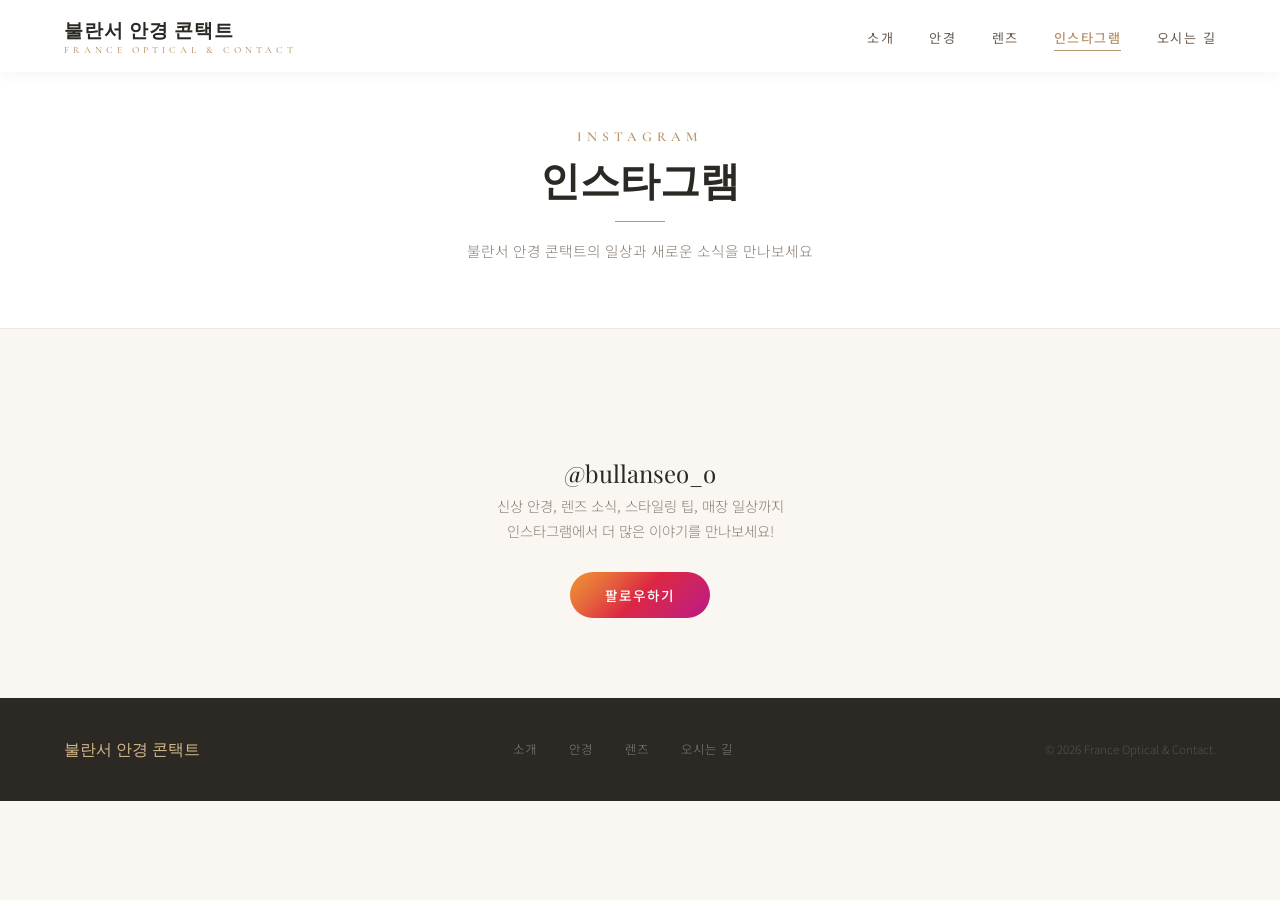
<file: instagram.html>
<!DOCTYPE html>
<html lang="ko">
<head>
<meta charset="UTF-8">
<meta name="naver-site-verification" content="35573eab2fd7395dd0b798edd6df59d03e51b77e" />
<meta name="viewport" content="width=device-width, initial-scale=1.0">
<meta name="description" content="불란서 안경 콘택트 인스타그램 - 신상 안경, 렌즈 소식, 스타일링 팁, 매장 일상을 만나보세요. @bullanseo_o">
<meta property="og:title" content="인스타그램 | 불란서 안경 콘택트">
<meta property="og:description" content="불란서 안경 콘택트의 일상과 새로운 소식을 인스타그램에서 만나보세요.">
<title>인스타그램 | 불란서 안경 콘택트</title>
<link rel="preconnect" href="https://fonts.googleapis.com">
<link href="https://fonts.googleapis.com/css2?family=Cormorant+Garamond:ital,wght@0,400;0,500;0,600;0,700;1,400&family=Noto+Sans+KR:wght@300;400;500;600;700&family=Playfair+Display:ital,wght@0,400;0,700;1,400&display=swap" rel="stylesheet">
<link rel="stylesheet" href="styles.css">
<style>
/* Behold widget container */
.behold-container {
  max-width: 1000px;
  margin: 0 auto 3rem;
}

/* Behold 위젯 4열 강제 */
behold-widget {
  --bw-grid-columns: 4 !important;
  --bw-gap: 10px !important;
}

/* Profile */
.insta-profile { text-align: center; max-width: 500px; margin: 0 auto; }
.profile-avatar {
  width: 90px; height: 90px; border-radius: 50%;
  background: linear-gradient(135deg, #f09433, #e6683c, #dc2743, #cc2366, #bc1888);
  padding: 3px; margin: 0 auto 1.2rem;
}
.profile-avatar-inner {
  width: 100%; height: 100%; border-radius: 50%;
  background: var(--cream);
  display: flex; align-items: center; justify-content: center; font-size: 2rem;
}
.insta-handle { font-family: 'Playfair Display', serif; font-size: 1.5rem; color: var(--charcoal); margin-bottom: 0.3rem; }
.insta-handle a { color: var(--charcoal); text-decoration: none; transition: color 0.3s; }
.insta-handle a:hover { color: var(--warm-gold); }
.insta-bio { color: var(--text-light); font-size: 0.9rem; line-height: 1.7; margin-bottom: 1.8rem; }
.insta-follow-btn {
  display: inline-flex; align-items: center; gap: 0.5rem;
  padding: 0.8rem 2.2rem;
  background: linear-gradient(135deg, #f09433, #e6683c, #dc2743, #cc2366, #bc1888);
  color: white; border-radius: 100px; font-size: 0.85rem;
  letter-spacing: 1px; font-weight: 500; transition: all 0.3s; text-decoration: none;
}
.insta-follow-btn:hover { transform: translateY(-2px); box-shadow: 0 8px 25px rgba(225,48,108,0.3); }
</style>
</head>
<body>
<nav class="nav" id="nav">
  <a href="index.html" class="nav-logo"><span class="nav-logo-main">불란서 안경 콘택트</span><span class="nav-logo-sub">France Optical &amp; Contact</span></a>
  <button class="nav-toggle" id="navToggle" aria-label="메뉴"><span></span><span></span><span></span></button>
  <ul class="nav-links" id="navLinks">
    <li><a href="about.html">소개</a></li>
    <li><a href="glasses.html">안경</a></li>
    <li><a href="lens.html">렌즈</a></li>
    <li><a href="instagram.html" class="active">인스타그램</a></li>
    <li><a href="contact.html">오시는 길</a></li>
  </ul>
</nav>

<div class="page-hero">
  <p class="section-label">Instagram</p>
  <h1 class="section-title">인스타그램</h1>
  <div class="divider"></div>
  <p class="section-subtitle">불란서 안경 콘택트의 일상과 새로운 소식을 만나보세요</p>
</div>

<section style="background:var(--cream);">
  <!-- Behold 인스타그램 피드 -->
  <div class="behold-container reveal">
    <behold-widget feed-id="duuwe9sAqXXpRcYwmutB"></behold-widget>
  </div>

  <!-- Profile -->
  <div class="insta-profile reveal">
    <div class="insta-handle"><a href="https://www.instagram.com/bullanseo_o" target="_blank">@bullanseo_o</a></div>
    <p class="insta-bio">신상 안경, 렌즈 소식, 스타일링 팁, 매장 일상까지<br>인스타그램에서 더 많은 이야기를 만나보세요!</p>
    <a href="https://www.instagram.com/bullanseo_o" target="_blank" class="insta-follow-btn">팔로우하기</a>
  </div>
</section>

<footer class="footer">
  <div class="footer-logo">불란서 안경 콘택트</div>
  <div class="footer-links">
    <a href="about.html">소개</a><a href="glasses.html">안경</a><a href="lens.html">렌즈</a><a href="contact.html">오시는 길</a>
  </div>
  <p class="footer-copy">&copy; 2026 France Optical &amp; Contact.</p>
</footer>

<!-- Behold Widget Script -->
<script>
  (() => {
    const d=document,s=d.createElement("script");s.type="module";
    s.src="https://w.behold.so/widget.js";d.head.append(s);
  })();
</script>

<script>
const toggle=document.getElementById('navToggle'),links=document.getElementById('navLinks');
toggle.addEventListener('click',()=>links.classList.toggle('open'));
links.querySelectorAll('a').forEach(a=>a.addEventListener('click',()=>links.classList.remove('open')));
document.querySelectorAll('.reveal').forEach(el=>new IntersectionObserver(e=>e.forEach(el=>{if(el.isIntersecting)el.target.classList.add('visible')}),{threshold:0.12}).observe(el));
</script>
</body>
</html>
</file>
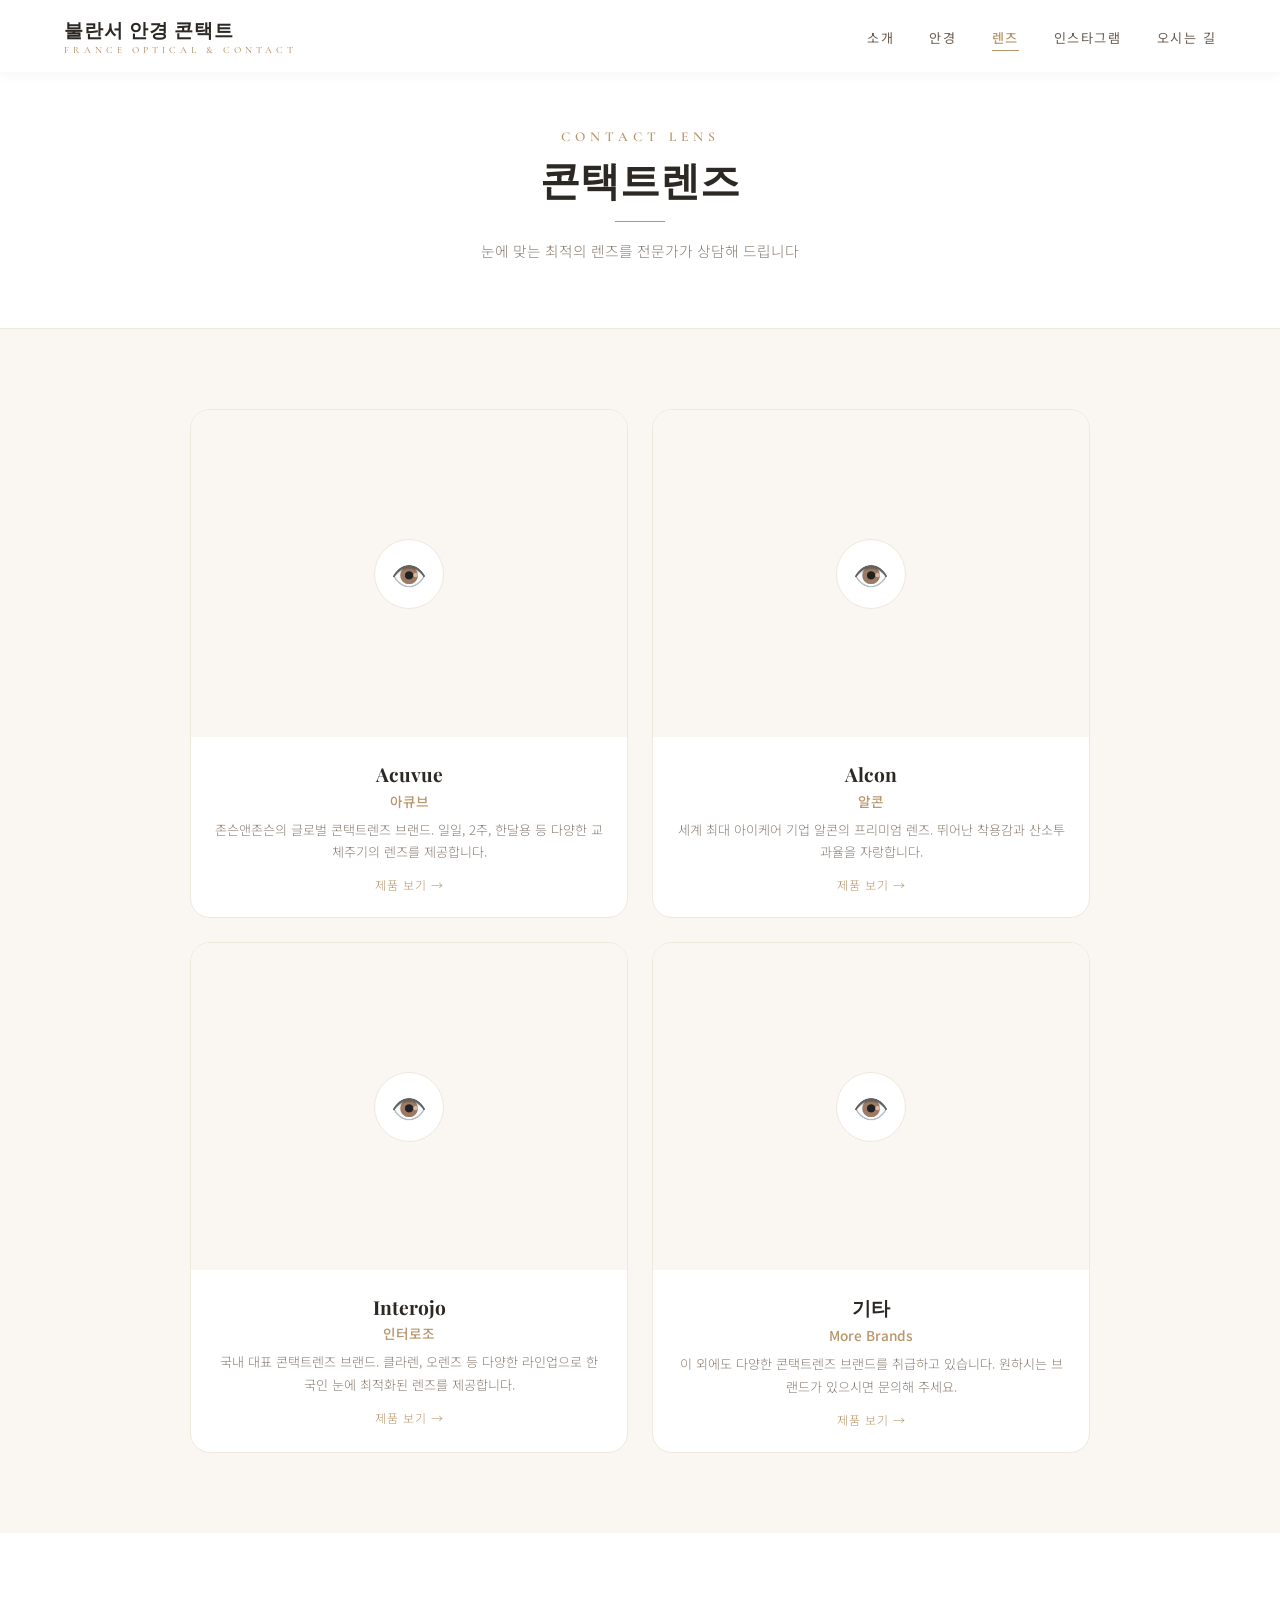
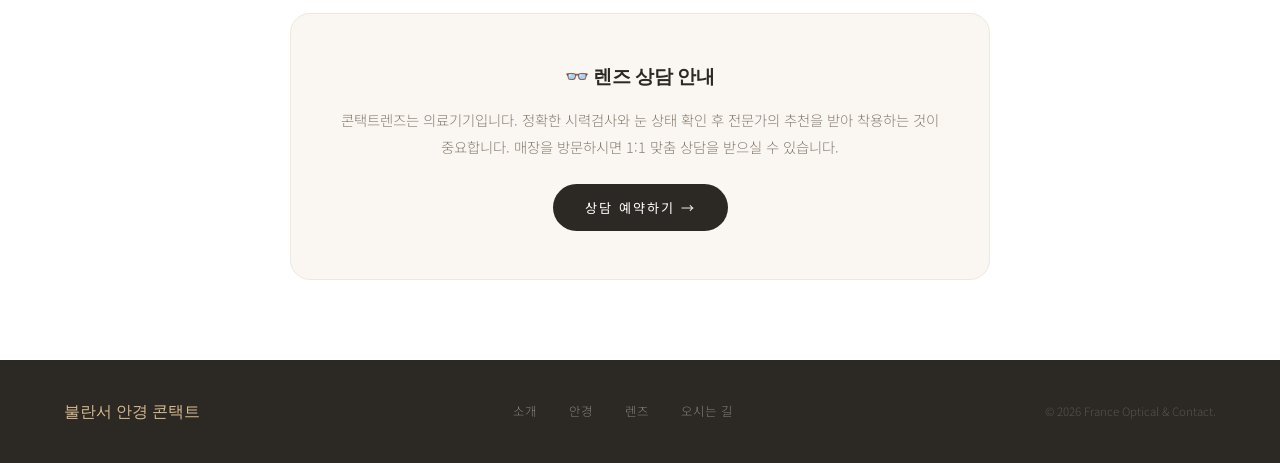
<file: lens.html>
<!DOCTYPE html>
<html lang="ko">
<head>
<meta charset="UTF-8">
<meta name="naver-site-verification" content="35573eab2fd7395dd0b798edd6df59d03e51b77e" />
<meta name="viewport" content="width=device-width, initial-scale=1.0">
<meta name="description" content="불란서 안경 콘택트 콘택트렌즈 - 아큐브, 알콘, 인터로조 등 프리미엄 콘택트렌즈. 전문 안경사의 1:1 맞춤 렌즈 상담.">
<meta name="keywords" content="강릉콘택트렌즈, 강릉아큐브, 강릉알콘, 강릉렌즈, 강릉소프트렌즈, 강릉컬러렌즈">
<meta property="og:title" content="콘택트렌즈 | 불란서 안경 콘택트">
<meta property="og:description" content="아큐브, 알콘, 인터로조 등 프리미엄 콘택트렌즈. 전문 안경사 1:1 맞춤 상담.">
<title>콘택트렌즈 | 불란서 안경 콘택트</title>
<link rel="preconnect" href="https://fonts.googleapis.com">
<link href="https://fonts.googleapis.com/css2?family=Cormorant+Garamond:ital,wght@0,400;0,500;0,600;0,700;1,400&family=Noto+Sans+KR:wght@300;400;500;600;700&family=Playfair+Display:ital,wght@0,400;0,700;1,400&display=swap" rel="stylesheet">
<link rel="stylesheet" href="styles.css">
<style>
.lens-grid {
  display: grid; grid-template-columns: repeat(2, 1fr);
  gap: 1.5rem; max-width: 900px; margin: 0 auto;
}
.lens-card {
  background: var(--white); border: 1px solid var(--beige);
  border-radius: 20px; overflow: hidden;
  transition: all 0.4s; position: relative; cursor: pointer;
}
.lens-card::before {
  content: ''; position: absolute; top:0; left:0; right:0;
  height: 3px; z-index: 2;
  background: linear-gradient(90deg, var(--warm-gold), var(--gold-pale));
  transform: scaleX(0); transition: transform 0.4s;
}
.lens-card:hover::before { transform: scaleX(1); }
.lens-card:hover { transform: translateY(-5px); box-shadow: 0 12px 35px rgba(0,0,0,0.06); border-color: var(--gold-pale); }

.lens-img {
  width: 100%; aspect-ratio: 4/3;
  overflow: hidden; background: var(--cream);
  display: flex; align-items: center; justify-content: center;
}
.lens-img img { width: 100%; height: 100%; object-fit: cover; transition: transform 0.5s; }
.lens-card:hover .lens-img img { transform: scale(1.05); }
.lens-icon {
  width: 70px; height: 70px; border-radius: 50%;
  background: var(--white); border: 1px solid var(--beige);
  display: flex; align-items: center; justify-content: center; font-size: 1.8rem;
}
.lens-info { padding: 1.5rem; text-align: center; }
.lens-info h3 { font-family: 'Playfair Display', serif; font-size: 1.2rem; margin-bottom: 0.2rem; }
.lens-info .brand-kr { font-size: 0.85rem; color: var(--warm-gold); margin-bottom: 0.5rem; font-weight: 500; }
.lens-info p { font-size: 0.82rem; color: var(--text-light); line-height: 1.7; }
.lens-view { font-size: 0.75rem; color: var(--warm-gold); margin-top: 0.8rem; letter-spacing: 1px; }

/* Modal */
.modal-overlay {
  position: fixed; inset: 0; z-index: 2000;
  background: rgba(0,0,0,0.5); backdrop-filter: blur(5px);
  display: none; align-items: center; justify-content: center; padding: 2rem;
}
.modal-overlay.active { display: flex; }
.modal {
  background: var(--white); border-radius: 20px;
  max-width: 800px; width: 100%; max-height: 85vh;
  overflow-y: auto; position: relative; animation: modalIn 0.3s ease;
}
@keyframes modalIn { from { opacity:0; transform: scale(0.95) translateY(20px); } to { opacity:1; transform: scale(1) translateY(0); } }
.modal-close {
  position: absolute; top: 1rem; right: 1rem;
  width: 36px; height: 36px; border-radius: 50%;
  background: var(--cream); border: 1px solid var(--beige);
  cursor: pointer; display: flex; align-items: center; justify-content: center;
  font-size: 1.1rem; color: var(--brown-soft); transition: all 0.3s; z-index: 10;
}
.modal-close:hover { background: var(--charcoal); color: white; }
.modal-header {
  padding: 2.5rem 2.5rem 1.5rem; border-bottom: 1px solid var(--beige);
  display: flex; gap: 1.5rem; align-items: center;
}
.modal-brand-img {
  width: 80px; height: 80px; border-radius: 16px;
  background: var(--cream); overflow: hidden;
  display: flex; align-items: center; justify-content: center; flex-shrink: 0;
}
.modal-brand-img img { width: 100%; height: 100%; object-fit: cover; }
.modal-brand-img .icon { font-size: 2rem; }
.modal-header-text h2 { font-family: 'Playfair Display', serif; font-size: 1.5rem; margin-bottom: 0.2rem; }
.modal-header-text .kr { color: var(--warm-gold); font-size: 0.85rem; font-weight: 500; }
.modal-header-text p { color: var(--text-light); font-size: 0.85rem; margin-top: 0.5rem; line-height: 1.6; }
.modal-body { padding: 2rem 2.5rem 2.5rem; }
.modal-body h3 { font-family: 'Playfair Display', serif; font-size: 1.1rem; margin-bottom: 1.2rem; }

.product-grid { display: grid; grid-template-columns: repeat(3, 1fr); gap: 1rem; }
.product-card {
  background: var(--cream); border: 1px solid var(--beige);
  border-radius: 12px; overflow: hidden; transition: all 0.3s;
}
.product-card:hover { border-color: var(--gold-pale); box-shadow: 0 4px 15px rgba(0,0,0,0.05); }
.product-card-img {
  width: 100%; aspect-ratio: 1; background: var(--warm-white);
  overflow: hidden; display: flex; align-items: center; justify-content: center;
}
.product-card-img img { width: 100%; height: 100%; object-fit: cover; }
.product-card-img .placeholder { font-size: 2rem; opacity: 0.3; }
.product-card-info { padding: 0.8rem; text-align: center; }
.product-card-info h4 { font-size: 0.82rem; color: var(--charcoal); margin-bottom: 0.2rem; }
.product-card-info .price { font-size: 0.78rem; color: var(--warm-gold); font-weight: 500; }
.product-card-info .desc { font-size: 0.72rem; color: var(--text-light); margin-top: 0.2rem; }
.product-link { display: block; font-size: 0.7rem; color: var(--warm-gold); margin-top: 0.4rem; text-decoration: none; }
.product-link:hover { color: var(--charcoal); }
.product-badges { display: flex; gap: 0.3rem; justify-content: center; margin-bottom: 0.3rem; }
.badge-new {
  display: inline-block; padding: 0.15rem 0.5rem; border-radius: 4px;
  background: #e74c3c; color: white; font-size: 0.65rem; font-weight: 700; letter-spacing: 1px;
}
.badge-sale {
  display: inline-block; padding: 0.15rem 0.5rem; border-radius: 4px;
  background: #f39c12; color: white; font-size: 0.65rem; font-weight: 700; letter-spacing: 1px;
}
.no-products { text-align: center; padding: 3rem; color: var(--text-light); font-size: 0.9rem; line-height: 1.8; }

/* Loading */
.loading-grid {
  display: grid; grid-template-columns: repeat(2, 1fr);
  gap: 1.5rem; max-width: 900px; margin: 0 auto;
}
.loading-item {
  aspect-ratio: 0.9; border-radius: 20px;
  background: linear-gradient(110deg, var(--beige) 30%, var(--warm-white) 50%, var(--beige) 70%);
  background-size: 200% 100%; animation: shimmer 1.5s ease-in-out infinite;
}
@keyframes shimmer { 0%{background-position:200% 0} 100%{background-position:-200% 0} }

.lens-info-section { background: var(--white); }
.info-box {
  max-width: 700px; margin: 0 auto; padding: 3rem;
  background: var(--cream); border-radius: 20px; border: 1px solid var(--beige); text-align: center;
}
.info-box h3 { font-family: 'Playfair Display', serif; font-size: 1.2rem; margin-bottom: 1rem; }
.info-box p { color: var(--text-light); line-height: 1.9; font-size: 0.9rem; margin-bottom: 1.5rem; }

@media (max-width:900px) {
  .lens-grid, .loading-grid { grid-template-columns: 1fr; }
  .product-grid { grid-template-columns: repeat(2, 1fr); }
  .modal { margin: 1rem; }
  .modal-header { padding: 1.5rem; flex-direction: column; text-align: center; }
  .modal-body { padding: 1.5rem; }
}
</style>
</head>
<body>
<nav class="nav" id="nav">
  <a href="index.html" class="nav-logo"><span class="nav-logo-main">불란서 안경 콘택트</span><span class="nav-logo-sub">France Optical &amp; Contact</span></a>
  <button class="nav-toggle" id="navToggle" aria-label="메뉴"><span></span><span></span><span></span></button>
  <ul class="nav-links" id="navLinks">
    <li><a href="about.html">소개</a></li>
    <li><a href="glasses.html">안경</a></li>
    <li><a href="lens.html" class="active">렌즈</a></li>
    <li><a href="instagram.html">인스타그램</a></li>
    <li><a href="contact.html">오시는 길</a></li>
  </ul>
</nav>

<div class="page-hero">
  <p class="section-label">Contact Lens</p>
  <h1 class="section-title">콘택트렌즈</h1>
  <div class="divider"></div>
  <p class="section-subtitle">눈에 맞는 최적의 렌즈를 전문가가 상담해 드립니다</p>
</div>

<section style="background:var(--cream);">
  <div class="loading-grid" id="loadingGrid">
    <div class="loading-item"></div><div class="loading-item"></div>
    <div class="loading-item"></div><div class="loading-item"></div>
  </div>
  <div class="lens-grid" id="lensGrid" style="display:none;"></div>
</section>

<section class="lens-info-section">
  <div class="info-box reveal">
    <h3>👓 렌즈 상담 안내</h3>
    <p>콘택트렌즈는 의료기기입니다. 정확한 시력검사와 눈 상태 확인 후 전문가의 추천을 받아 착용하는 것이 중요합니다. 매장을 방문하시면 1:1 맞춤 상담을 받으실 수 있습니다.</p>
    <a href="contact.html" class="btn btn-primary">상담 예약하기 →</a>
  </div>
</section>

<!-- Modal -->
<div class="modal-overlay" id="modalOverlay">
  <div class="modal" id="modal">
    <button class="modal-close" id="modalClose">✕</button>
    <div class="modal-header" id="modalHeader"></div>
    <div class="modal-body" id="modalBody"></div>
  </div>
</div>

<footer class="footer">
  <div class="footer-logo">불란서 안경 콘택트</div>
  <div class="footer-links">
    <a href="about.html">소개</a><a href="glasses.html">안경</a><a href="lens.html">렌즈</a><a href="contact.html">오시는 길</a>
  </div>
  <p class="footer-copy">&copy; 2026 France Optical &amp; Contact.</p>
</footer>

<script>
let brandsData = [];

function fixPath(path) {
  if (!path) return '';
  return path.replace(/^\//, '');
}

async function loadLens() {
  const grid = document.getElementById('lensGrid');
  const loading = document.getElementById('loadingGrid');
  try {
    const res = await fetch('data/lens.json');
    const data = await res.json();
    brandsData = data.brands;
    grid.innerHTML = '';
    data.brands.forEach((brand, idx) => {
      const img = fixPath(brand.image);
      const hasImage = img !== '';
      const card = document.createElement('div');
      card.className = 'lens-card reveal';
      card.dataset.index = idx;
      card.innerHTML = `
        <div class="lens-img">
          ${hasImage ? `<img src="${img}" alt="${brand.name}" loading="lazy">` : `<div class="lens-icon">👁️</div>`}
        </div>
        <div class="lens-info">
          <h3>${brand.name}</h3>
          <div class="brand-kr">${brand.name_kr}</div>
          ${brand.description ? `<p>${brand.description}</p>` : ''}
          <div class="lens-view">제품 보기 →</div>
        </div>
      `;
      card.addEventListener('click', () => openModal(idx));
      grid.appendChild(card);
    });
    loading.style.display = 'none';
    grid.style.display = 'grid';
    grid.querySelectorAll('.reveal').forEach(el =>
      new IntersectionObserver(e => e.forEach(el => { if (el.isIntersecting) el.target.classList.add('visible'); }), { threshold: 0.1 }).observe(el)
    );
  } catch (err) {
    console.error('데이터 로드 실패:', err);
  }
}

function openModal(idx) {
  const brand = brandsData[idx];
  const img = fixPath(brand.image);
  const hasImage = img !== '';
  const header = document.getElementById('modalHeader');
  const body = document.getElementById('modalBody');

  header.innerHTML = `
    <div class="modal-brand-img">
      ${hasImage ? `<img src="${img}" alt="${brand.name}">` : `<span class="icon">👁️</span>`}
    </div>
    <div class="modal-header-text">
      <h2>${brand.name}</h2>
      <span class="kr">${brand.name_kr}</span>
      ${brand.description ? `<p>${brand.description}</p>` : ''}
    </div>
  `;

  const products = brand.products || [];
  if (products.length > 0) {
    body.innerHTML = `
      <h3>제품 목록</h3>
      <div class="product-grid">
        ${products.map(p => {
          const pImg = fixPath(p.product_image);
          const badges = `${p.is_new ? '<span class="badge-new">NEW</span>' : ''}${p.is_sale ? '<span class="badge-sale">SALE</span>' : ''}`;
          const desc = p.product_desc ? p.product_desc.replace(/\n/g, '<br>') : '';
          return `
          <div class="product-card"${p.product_url ? ` onclick="window.open('${p.product_url}','_blank')" style="cursor:pointer;"` : ''}>
            <div class="product-card-img">
              ${pImg ? `<img src="${pImg}" alt="${p.product_name}" loading="lazy">` : `<span class="placeholder">👁️</span>`}
            </div>
            <div class="product-card-info">
              ${badges ? `<div class="product-badges">${badges}</div>` : ''}
              <h4>${p.product_name}</h4>
              ${desc ? `<span class="desc">${desc}</span>` : ''}
              ${p.product_url ? `<a href="${p.product_url}" target="_blank" class="product-link" onclick="event.stopPropagation();">자세히 보기 →</a>` : ''}
            </div>
          </div>
        `}).join('')}
      </div>
    `;
  } else {
    body.innerHTML = `<div class="no-products">아직 등록된 제품이 없습니다.<br>매장을 방문하시면 다양한 제품을 직접 확인하실 수 있습니다.</div>`;
  }

  document.getElementById('modalOverlay').classList.add('active');
  document.body.style.overflow = 'hidden';
}

document.getElementById('modalClose').addEventListener('click', closeModal);
document.getElementById('modalOverlay').addEventListener('click', (e) => {
  if (e.target === document.getElementById('modalOverlay')) closeModal();
});
document.addEventListener('keydown', (e) => { if (e.key === 'Escape') closeModal(); });

function closeModal() {
  document.getElementById('modalOverlay').classList.remove('active');
  document.body.style.overflow = '';
}

loadLens();

const toggle=document.getElementById('navToggle'),links=document.getElementById('navLinks');
toggle.addEventListener('click',()=>links.classList.toggle('open'));
links.querySelectorAll('a').forEach(a=>a.addEventListener('click',()=>links.classList.remove('open')));
document.querySelectorAll('.reveal').forEach(el=>new IntersectionObserver(e=>e.forEach(el=>{if(el.isIntersecting)el.target.classList.add('visible')}),{threshold:0.12}).observe(el));
</script>
</body>
</html>
</file>
<file: styles.css>
/* ========== RESET & VARIABLES ========== */
*, *::before, *::after { margin: 0; padding: 0; box-sizing: border-box; }

:root {
  --warm-gold: #b8956a;
  --gold-light: #d4b98a;
  --gold-pale: #e8d6be;
  --cream: #faf7f2;
  --warm-white: #f5f1eb;
  --beige: #efe8dd;
  --beige-dark: #d9cfc2;
  --charcoal: #2c2824;
  --brown-dark: #3d3530;
  --brown-soft: #6b5d52;
  --text-light: #8a7e73;
  --white: #ffffff;
}

html { scroll-behavior: smooth; }

body {
  font-family: 'Noto Sans KR', sans-serif;
  background: var(--cream);
  color: var(--charcoal);
  overflow-x: hidden;
  font-weight: 300;
}

a { text-decoration: none; }

/* ========== NAVIGATION ========== */
.nav {
  position: fixed;
  top: 0; left: 0; right: 0;
  z-index: 1000;
  padding: 1rem 4rem;
  display: flex;
  justify-content: space-between;
  align-items: center;
  background: rgba(255,255,255,0.95);
  backdrop-filter: blur(20px);
  box-shadow: 0 1px 15px rgba(0,0,0,0.05);
  transition: all 0.4s;
}

.nav.transparent {
  background: transparent;
  box-shadow: none;
  backdrop-filter: none;
}

.nav.transparent.scrolled {
  background: rgba(255,255,255,0.95);
  backdrop-filter: blur(20px);
  box-shadow: 0 1px 15px rgba(0,0,0,0.05);
}

.nav-logo {
  display: flex;
  flex-direction: column;
  text-decoration: none;
}

.nav-logo-main {
  font-family: 'Playfair Display', serif;
  color: var(--charcoal);
  font-size: 1.2rem;
  font-weight: 700;
  letter-spacing: 1px;
}

.nav-logo-sub {
  font-family: 'Cormorant Garamond', serif;
  color: var(--warm-gold);
  font-size: 0.6rem;
  letter-spacing: 4px;
  text-transform: uppercase;
  font-weight: 500;
}

.nav.transparent:not(.scrolled) .nav-logo-main { color: var(--white); }
.nav.transparent:not(.scrolled) .nav-links a { color: rgba(255,255,255,0.85); }
.nav.transparent:not(.scrolled) .nav-toggle span { background: var(--white); }

.nav-links {
  display: flex;
  gap: 2.2rem;
  list-style: none;
  align-items: center;
}

.nav-links a {
  color: var(--brown-soft);
  font-size: 0.82rem;
  letter-spacing: 1.5px;
  font-weight: 400;
  transition: color 0.3s;
  position: relative;
}

.nav-links a::after {
  content: '';
  position: absolute;
  bottom: -4px; left: 0;
  width: 0; height: 1px;
  background: var(--warm-gold);
  transition: width 0.3s;
}

.nav-links a:hover { color: var(--warm-gold); }
.nav-links a:hover::after { width: 100%; }
.nav-links a.active { color: var(--warm-gold); font-weight: 500; }
.nav-links a.active::after { width: 100%; }

.nav-toggle {
  display: none;
  flex-direction: column;
  gap: 5px;
  cursor: pointer;
  background: none;
  border: none;
  padding: 4px;
}

.nav-toggle span {
  width: 22px;
  height: 1.5px;
  background: var(--charcoal);
  transition: 0.3s;
}

/* ========== COMMON ========== */
.page-top { padding-top: 80px; }

section { padding: 5rem 4rem; }

.section-header {
  text-align: center;
  margin-bottom: 3.5rem;
}

.section-label {
  font-family: 'Cormorant Garamond', serif;
  color: var(--warm-gold);
  font-size: 0.85rem;
  letter-spacing: 5px;
  text-transform: uppercase;
  margin-bottom: 0.8rem;
  font-weight: 600;
}

.section-title {
  font-family: 'Playfair Display', serif;
  font-size: clamp(1.8rem, 3.5vw, 2.5rem);
  color: var(--charcoal);
  margin-bottom: 0.8rem;
  line-height: 1.3;
}

.section-subtitle {
  color: var(--text-light);
  font-size: 0.92rem;
  line-height: 1.8;
  max-width: 520px;
  margin: 0 auto;
  font-weight: 300;
}

.divider {
  width: 50px;
  height: 1px;
  background: var(--warm-gold);
  margin: 1rem auto;
}

.container { max-width: 1100px; margin: 0 auto; }

/* ========== PAGE HERO (sub pages) ========== */
.page-hero {
  padding: 8rem 4rem 4rem;
  text-align: center;
  background: var(--white);
  border-bottom: 1px solid var(--beige);
}

.page-hero .section-label { margin-bottom: 0.5rem; }
.page-hero .section-title { margin-bottom: 0.5rem; }

/* ========== BUTTONS ========== */
.btn {
  display: inline-flex;
  align-items: center;
  gap: 0.6rem;
  padding: 0.85rem 2rem;
  font-size: 0.82rem;
  letter-spacing: 2px;
  border-radius: 100px;
  transition: all 0.4s ease;
  font-family: 'Noto Sans KR', sans-serif;
  font-weight: 400;
  cursor: pointer;
  border: none;
  text-decoration: none;
}

.btn-primary { background: var(--charcoal); color: var(--white); }
.btn-primary:hover { background: var(--brown-dark); transform: translateY(-2px); box-shadow: 0 8px 20px rgba(0,0,0,0.12); }

.btn-outline { border: 1px solid var(--beige-dark); color: var(--brown-soft); background: transparent; }
.btn-outline:hover { border-color: var(--warm-gold); color: var(--warm-gold); }

.btn-gold { background: var(--warm-gold); color: var(--white); }
.btn-gold:hover { background: #a6845e; transform: translateY(-2px); box-shadow: 0 8px 20px rgba(184,149,106,0.3); }

/* ========== FOOTER ========== */
.footer {
  background: var(--charcoal);
  padding: 2.5rem 4rem;
  display: flex;
  justify-content: space-between;
  align-items: center;
}

.footer-logo {
  font-family: 'Playfair Display', serif;
  color: var(--gold-light);
  font-size: 1rem;
}

.footer-links { display: flex; gap: 2rem; }

.footer-links a {
  color: rgba(255,255,255,0.4);
  font-size: 0.78rem;
  letter-spacing: 1px;
  transition: color 0.3s;
}

.footer-links a:hover { color: var(--gold-light); }

.footer-copy {
  color: rgba(255,255,255,0.2);
  font-size: 0.72rem;
}

/* ========== REVEAL ========== */
.reveal {
  opacity: 0;
  transform: translateY(25px);
  transition: all 0.7s cubic-bezier(0.16, 1, 0.3, 1);
}
.reveal.visible { opacity: 1; transform: translateY(0); }

/* ========== RESPONSIVE ========== */
@media (max-width: 900px) {
  section { padding: 3.5rem 1.5rem; }
  .nav { padding: 0.8rem 1.5rem; }
  .nav-links { display: none; }
  .nav-toggle { display: flex; }
  .nav-links.open {
    display: flex;
    flex-direction: column;
    position: absolute;
    top: 100%; left: 0; right: 0;
    background: var(--white);
    padding: 1.5rem 2rem;
    gap: 1.2rem;
    box-shadow: 0 10px 30px rgba(0,0,0,0.08);
  }
  .nav-links.open a { color: var(--charcoal) !important; }
  .footer { flex-direction: column; gap: 1.2rem; text-align: center; }
  .footer-links { flex-wrap: wrap; justify-content: center; }
  .page-hero { padding: 6rem 1.5rem 3rem; }
}
</file>
